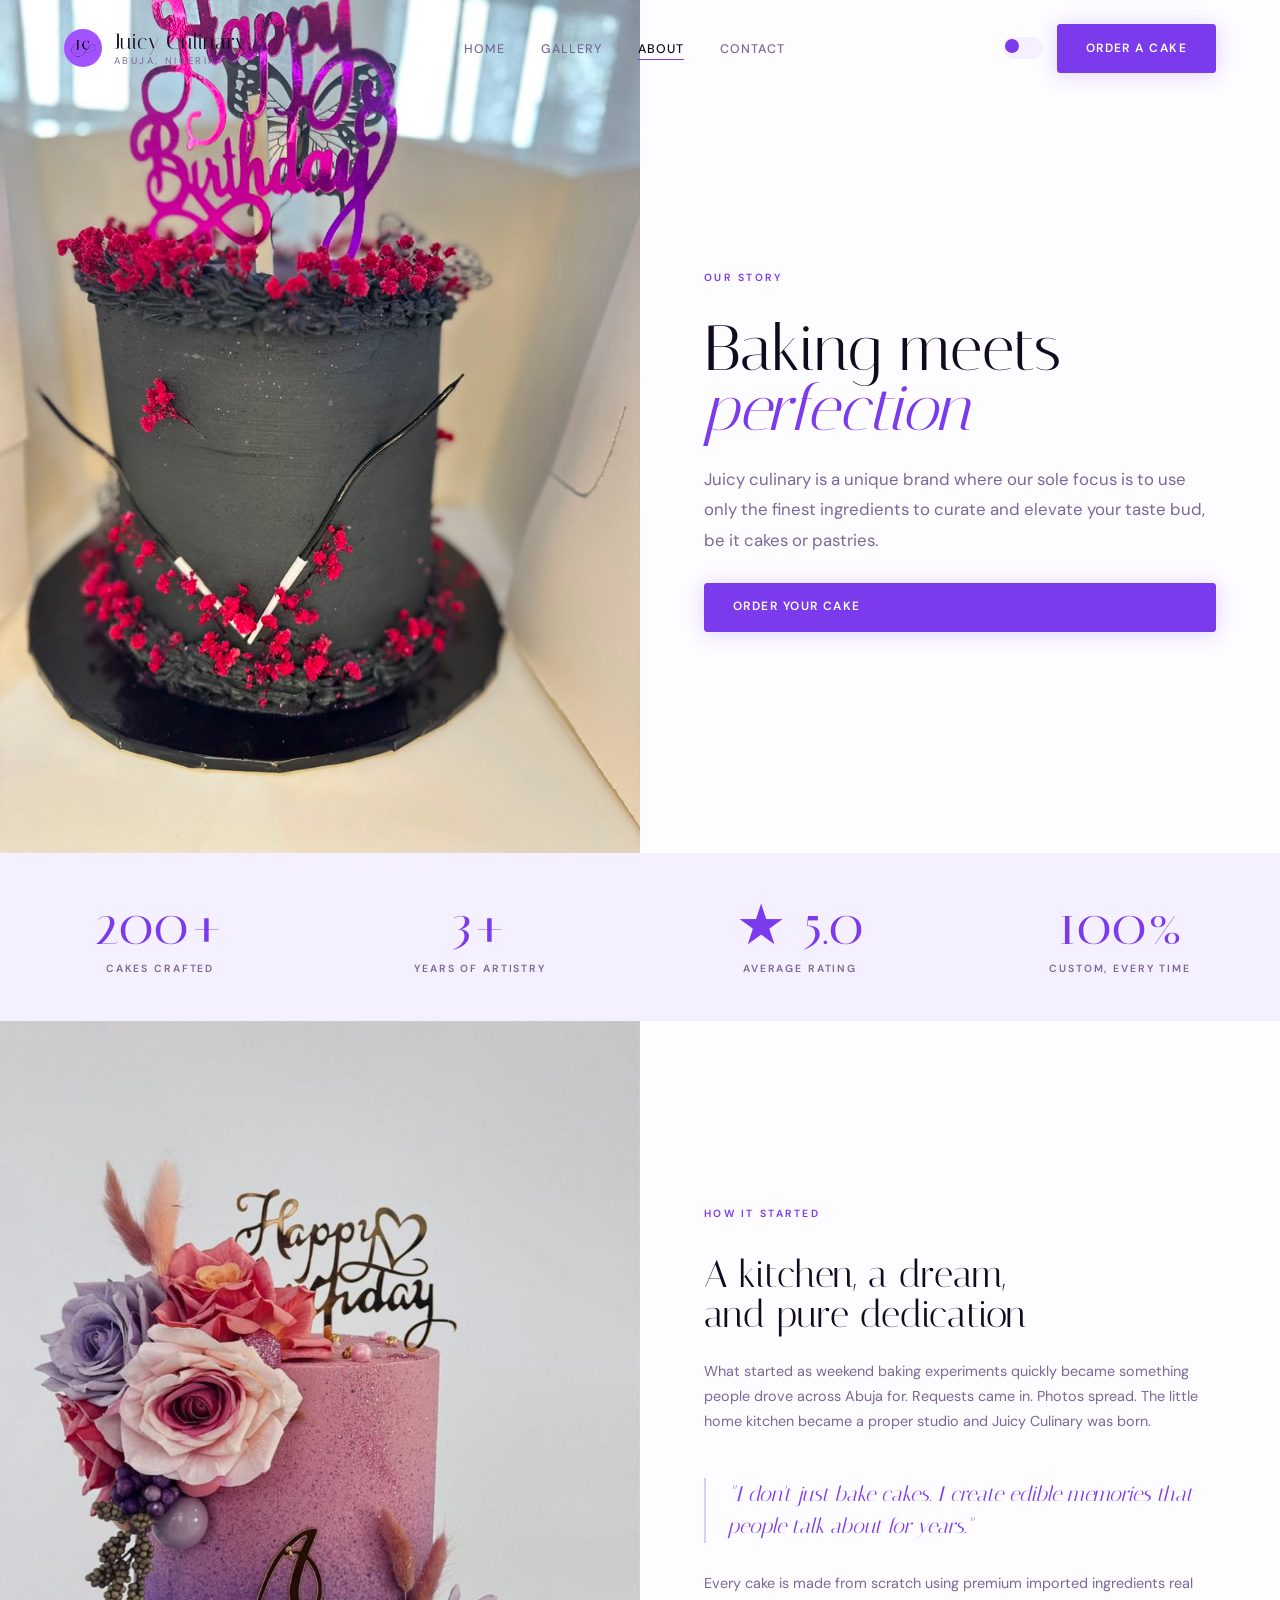
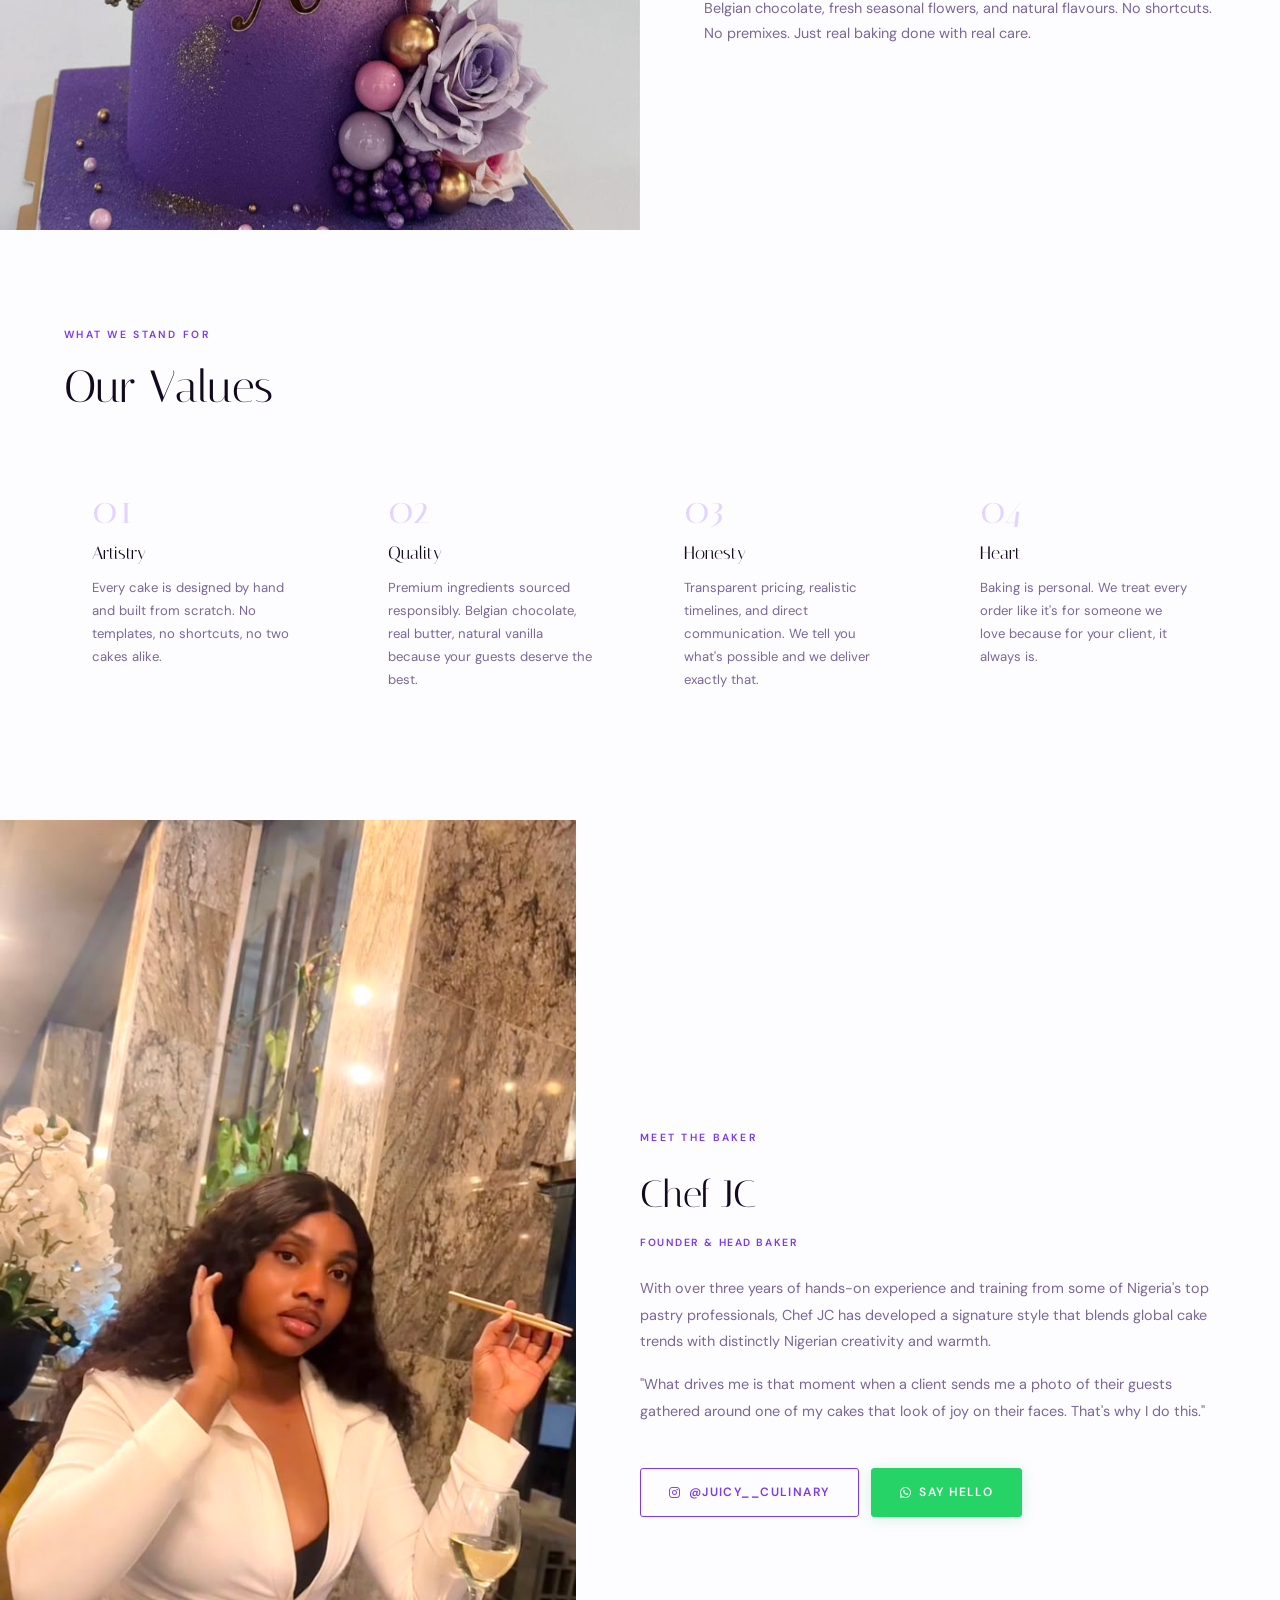
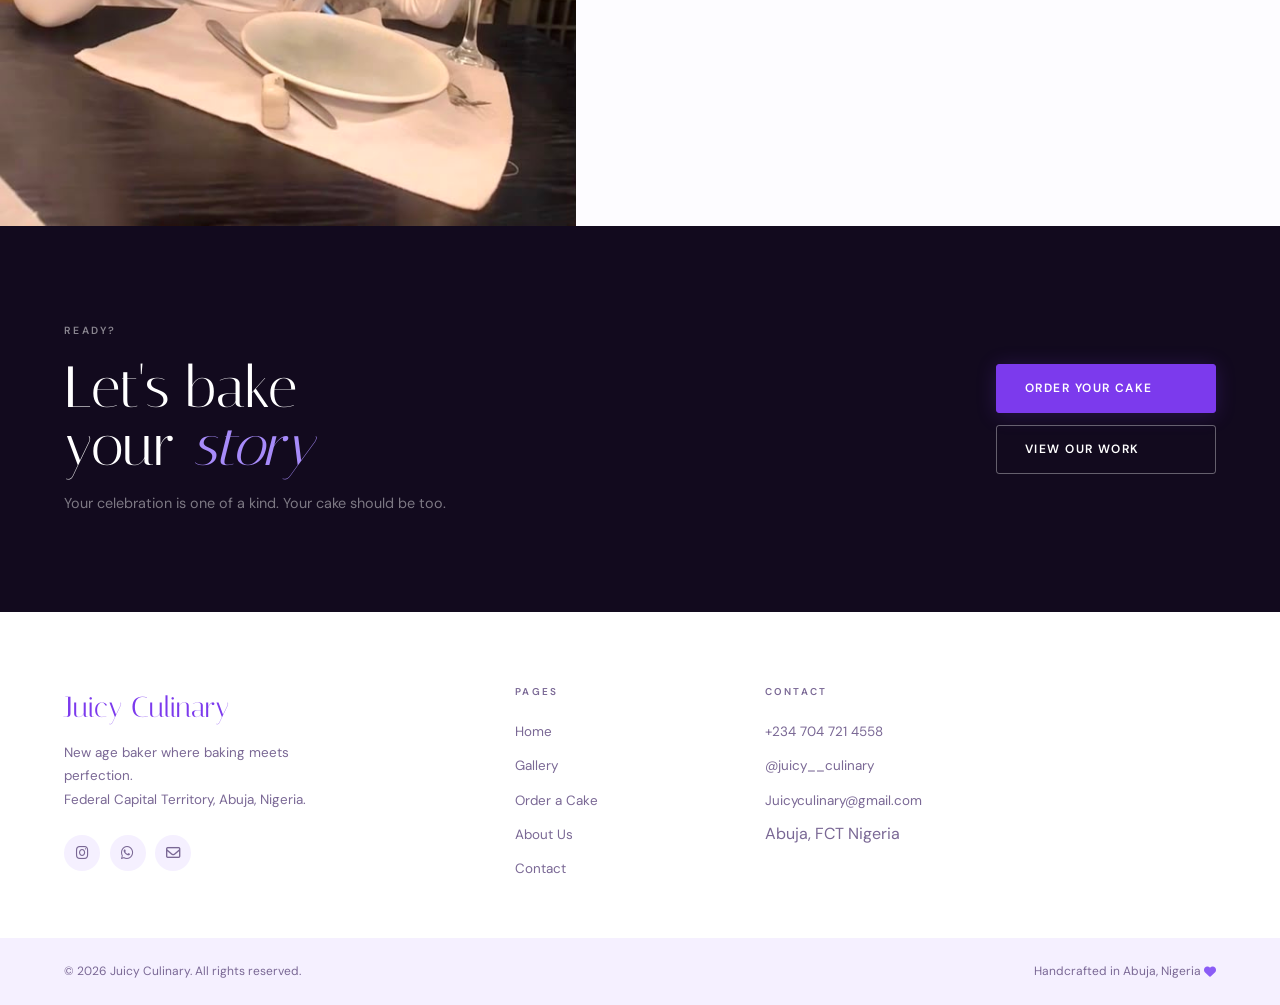
<file: about.html>
<!DOCTYPE html>
<html lang="en" data-theme="light">
<head>
  <meta charset="UTF-8">
  <meta name="viewport" content="width=device-width, initial-scale=1.0">
  <title>About — Juicy Culinary</title>
  <meta name="description" content="The story behind Juicy Culinary — Abuja's premium custom cake studio. Meet the baker and discover our mission.">
  <link rel="icon" type="image/png" sizes="32x32" href="images/favicon-32.png">
  <link rel="icon" type="image/png" sizes="16x16" href="images/favicon-16.png">
  <link rel="apple-touch-icon" sizes="180x180" href="images/apple-touch-icon.png">
  <link rel="preconnect" href="https://fonts.googleapis.com">
  <link rel="preconnect" href="https://fonts.gstatic.com" crossorigin>
  <link href="https://fonts.googleapis.com/css2?family=Italiana&family=DM+Sans:ital,opsz,wght@0,9..40,300;0,9..40,400;0,9..40,500;0,9..40,600;1,9..40,300&display=swap" rel="stylesheet">
  <link rel="stylesheet" href="https://cdnjs.cloudflare.com/ajax/libs/font-awesome/6.5.0/css/all.min.css" crossorigin="anonymous">
  <link rel="stylesheet" href="css/style.css">
</head>
<body>

<nav class="nav">
  <a href="index.html" class="nav-logo">
    <img src="images/logo-bg.jpg" alt="Juicy Culinary" class="nav-logo-img">
    <div class="nav-logo-text">Juicy Culinary<span>Abuja, Nigeria</span></div>
  </a>
  <ul class="nav-links">
    <li><a href="index.html" class="nav-link">Home</a></li>
    <li><a href="gallery.html" class="nav-link">Gallery</a></li>
    <li><a href="about.html" class="nav-link">About</a></li>
    <li><a href="contact.html" class="nav-link">Contact</a></li>
  </ul>
  <div class="nav-right">
    <button class="dark-toggle" aria-label="Toggle dark mode"></button>
    <a href="order.html" class="btn btn-primary">Order a Cake</a>
    <button class="hamburger" aria-label="Open menu" aria-expanded="false"><span></span><span></span><span></span></button>
  </div>
</nav>
<div class="mobile-overlay"></div>
<nav class="mobile-menu">
  <a href="index.html" class="mobile-menu-link">Home</a>
  <a href="gallery.html" class="mobile-menu-link">Gallery</a>
  <a href="order.html" class="mobile-menu-link">Order a Cake</a>
  <a href="about.html" class="mobile-menu-link">About</a>
  <a href="contact.html" class="mobile-menu-link">Contact</a>
  <div class="mobile-menu-cta">
    <a href="https://wa.me/2347047214558" target="_blank" class="btn btn-wa" style="width:100%;justify-content:center;">
      <i class="fa-brands fa-whatsapp"></i> WhatsApp Us
    </a>
  </div>
</nav>

<!-- HERO SPLIT -->
<section class="about-hero">
  <div class="about-hero-photo reveal-left">
    <img src="images/about-hero.jpg" alt="Juicy Culinary studio" loading="eager">
  </div>
  <div class="about-hero-text reveal fade-up">
    <div class="section-label"><span class="t-label">Our Story</span></div>
    <h1>Baking meets<br><em>perfection</em></h1>
    <p class="t-body-lg" style="margin-bottom:1.75rem">Juicy culinary is a unique brand where our sole focus is to use only the finest ingredients to curate and elevate your taste bud, be it cakes or pastries.</p>
    <a href="order.html" class="btn btn-primary">Order Your Cake</a>
  </div>
</section>

<!-- STATS BAND -->
<div class="stats-band">
  <div class="stat-cell reveal fade-up">
    <div class="stat-num">200+</div>
    <div class="stat-label">Cakes Crafted</div>
  </div>
  <div class="stat-cell reveal fade-up d1">
    <div class="stat-num">3+</div>
    <div class="stat-label">Years of Artistry</div>
  </div>
  <div class="stat-cell reveal fade-up d2">
    <div class="stat-num">★ 5.0</div>
    <div class="stat-label">Average Rating</div>
  </div>
  <div class="stat-cell reveal fade-up d3">
    <div class="stat-num">100%</div>
    <div class="stat-label">Custom, Every Time</div>
  </div>
</div>

<!-- STORY SECTION -->
<section class="about-story">
  <div class="about-story-photo reveal-left">
    <img src="images/about-story-photo.jpg" alt="Cake being decorated with fresh flowers and gold details" loading="lazy">
  </div>
  <div class="about-story-text reveal fade-up d1">
    <div class="section-label"><span class="t-label">How It Started</span></div>
    <h2>A kitchen, a dream,<br>and pure dedication</h2>
    <p class="t-body" style="margin-bottom:1rem">
      What started as weekend baking experiments quickly became something people drove across Abuja for. Requests came in. Photos spread. The little home kitchen became a proper studio  and Juicy Culinary was born.
    </p>
    <blockquote class="about-quote">
      "I don't just bake cakes. I create edible memories that people talk about for years."
    </blockquote>
    <p class="t-body">
      Every cake is made from scratch using premium imported ingredients  real Belgian chocolate, fresh seasonal flowers, and natural flavours. No shortcuts. No premixes. Just real baking done with real care.
    </p>
  </div>
</section>

<!-- VALUES -->
<section class="values-section">
  <div class="section-label reveal"><span class="t-label">What We Stand For</span></div>
  <h2 class="t-heading reveal d1" style="margin-top:0.5rem;margin-bottom:0">Our Values</h2>
  <div class="values-grid">
    <div class="value-item reveal fade-up">
      <div class="value-num">01</div>
      <div class="value-title">Artistry</div>
      <p class="value-desc">Every cake is designed by hand and built from scratch. No templates, no shortcuts, no two cakes alike.</p>
    </div>
    <div class="value-item reveal fade-up d1">
      <div class="value-num">02</div>
      <div class="value-title">Quality</div>
      <p class="value-desc">Premium ingredients sourced responsibly. Belgian chocolate, real butter, natural vanilla  because your guests deserve the best.</p>
    </div>
    <div class="value-item reveal fade-up d2">
      <div class="value-num">03</div>
      <div class="value-title">Honesty</div>
      <p class="value-desc">Transparent pricing, realistic timelines, and direct communication. We tell you what's possible and we deliver exactly that.</p>
    </div>
    <div class="value-item reveal fade-up d3">
      <div class="value-num">04</div>
      <div class="value-title">Heart</div>
      <p class="value-desc">Baking is personal. We treat every order like it's for someone we love  because for your client, it always is.</p>
    </div>
  </div>
</section>

<!-- MEET THE BAKER -->
<section class="baker-section">
  <div class="baker-photo reveal-left">
    <img src="images/JC.jpg" alt="Chef JC — Founder of Juicy Culinary" loading="lazy">
  </div>
  <div class="baker-text reveal fade-up">
    <div class="section-label"><span class="t-label">Meet the Baker</span></div>
    <h2>Chef JC</h2>
    <p class="t-label" style="color:var(--purple);margin-bottom:1.5rem;letter-spacing:0.15em">Founder & Head Baker</p>
    <p class="baker-bio">
      With over three years of hands-on experience and training from some of Nigeria's top pastry professionals, Chef JC has developed a signature style that blends global cake trends with distinctly Nigerian creativity and warmth.
    </p>
    <p class="baker-bio">
      "What drives me is that moment when a client sends me a photo of their guests gathered around one of my cakes  that look of joy on their faces. That's why I do this."
    </p>
    <div style="display:flex;gap:0.75rem;margin-top:1.75rem;flex-wrap:wrap">
      <a href="https://instagram.com/juicy__culinary" target="_blank" rel="noopener" class="btn btn-outline">
        <i class="fa-brands fa-instagram"></i> @juicy__culinary
      </a>
      <a href="https://wa.me/2347047214558" target="_blank" rel="noopener" class="btn btn-wa">
        <i class="fa-brands fa-whatsapp"></i> Say Hello
      </a>
    </div>
  </div>
</section>

<!-- CTA -->
<section class="cta-banner">
  <div class="reveal fade-up">
    <div class="section-label" style="--rule-color:rgba(255,255,255,0.2)">
      <span class="t-label" style="color:rgba(255,255,255,0.5)">Ready?</span>
    </div>
    <h2>Let's bake<br>your <em>story</em></h2>
    <p>Your celebration is one of a kind. Your cake should be too.</p>
  </div>
  <div class="cta-banner-actions reveal fade-up d1">
    <a href="order.html" class="btn btn-primary">Order Your Cake</a>
    <a href="gallery.html" class="btn btn-ghost-white">View Our Work</a>
  </div>
</section>

<footer class="footer">
  <div class="footer-main">
    <div class="footer-brand">
      <div class="footer-brand-name">Juicy Culinary</div>
      <p class="footer-brand-desc">New age baker where baking meets perfection.<br>Federal Capital Territory, Abuja, Nigeria.</p>
      <div class="footer-socials">
        <a href="https://instagram.com/juicy__culinary" target="_blank" rel="noopener" class="footer-social-link" aria-label="Instagram">
          <i class="fa-brands fa-instagram"></i>
        </a>
        <a href="https://wa.me/2347047214558" target="_blank" rel="noopener" class="footer-social-link" aria-label="WhatsApp">
          <i class="fa-brands fa-whatsapp"></i>
        </a>
        <a href="mailto:Juicyculinary@gmail.com" class="footer-social-link" aria-label="Email">
          <i class="fa-regular fa-envelope"></i>
        </a>
      </div>
    </div>
    <div>
      <div class="footer-col-title">Pages</div>
      <ul class="footer-col-links">
        <li><a href="index.html">Home</a></li>
        <li><a href="gallery.html">Gallery</a></li>
        <li><a href="order.html">Order a Cake</a></li>
        <li><a href="about.html">About Us</a></li>
        <li><a href="contact.html">Contact</a></li>
      </ul>
    </div>
    <div>
      <div class="footer-col-title">Contact</div>
      <ul class="footer-col-links">
        <li><a href="https://wa.me/2347047214558">+234 704 721 4558</a></li>
        <li><a href="https://instagram.com/juicy__culinary">@juicy__culinary</a></li>
        <li><a href="mailto:Juicyculinary@gmail.com">Juicyculinary@gmail.com</a></li>
        <li><span style="color:var(--ink-soft)">Abuja, FCT Nigeria</span></li>
      </ul>
    </div>
  </div>
  <div class="footer-bottom">
    <span>© 2026 Juicy Culinary. All rights reserved.</span>
    <span>Handcrafted in Abuja, Nigeria <i class="fa-solid fa-heart" style="color:#8B5CF6;font-size:0.75rem"></i></span>
  </div>
</footer>

<button class="back-top" aria-label="Back to top"><i class="fa-regular fa-chevron-up"></i></button>
<script src="js/script.js"></script>
</body>
</html>
</file>
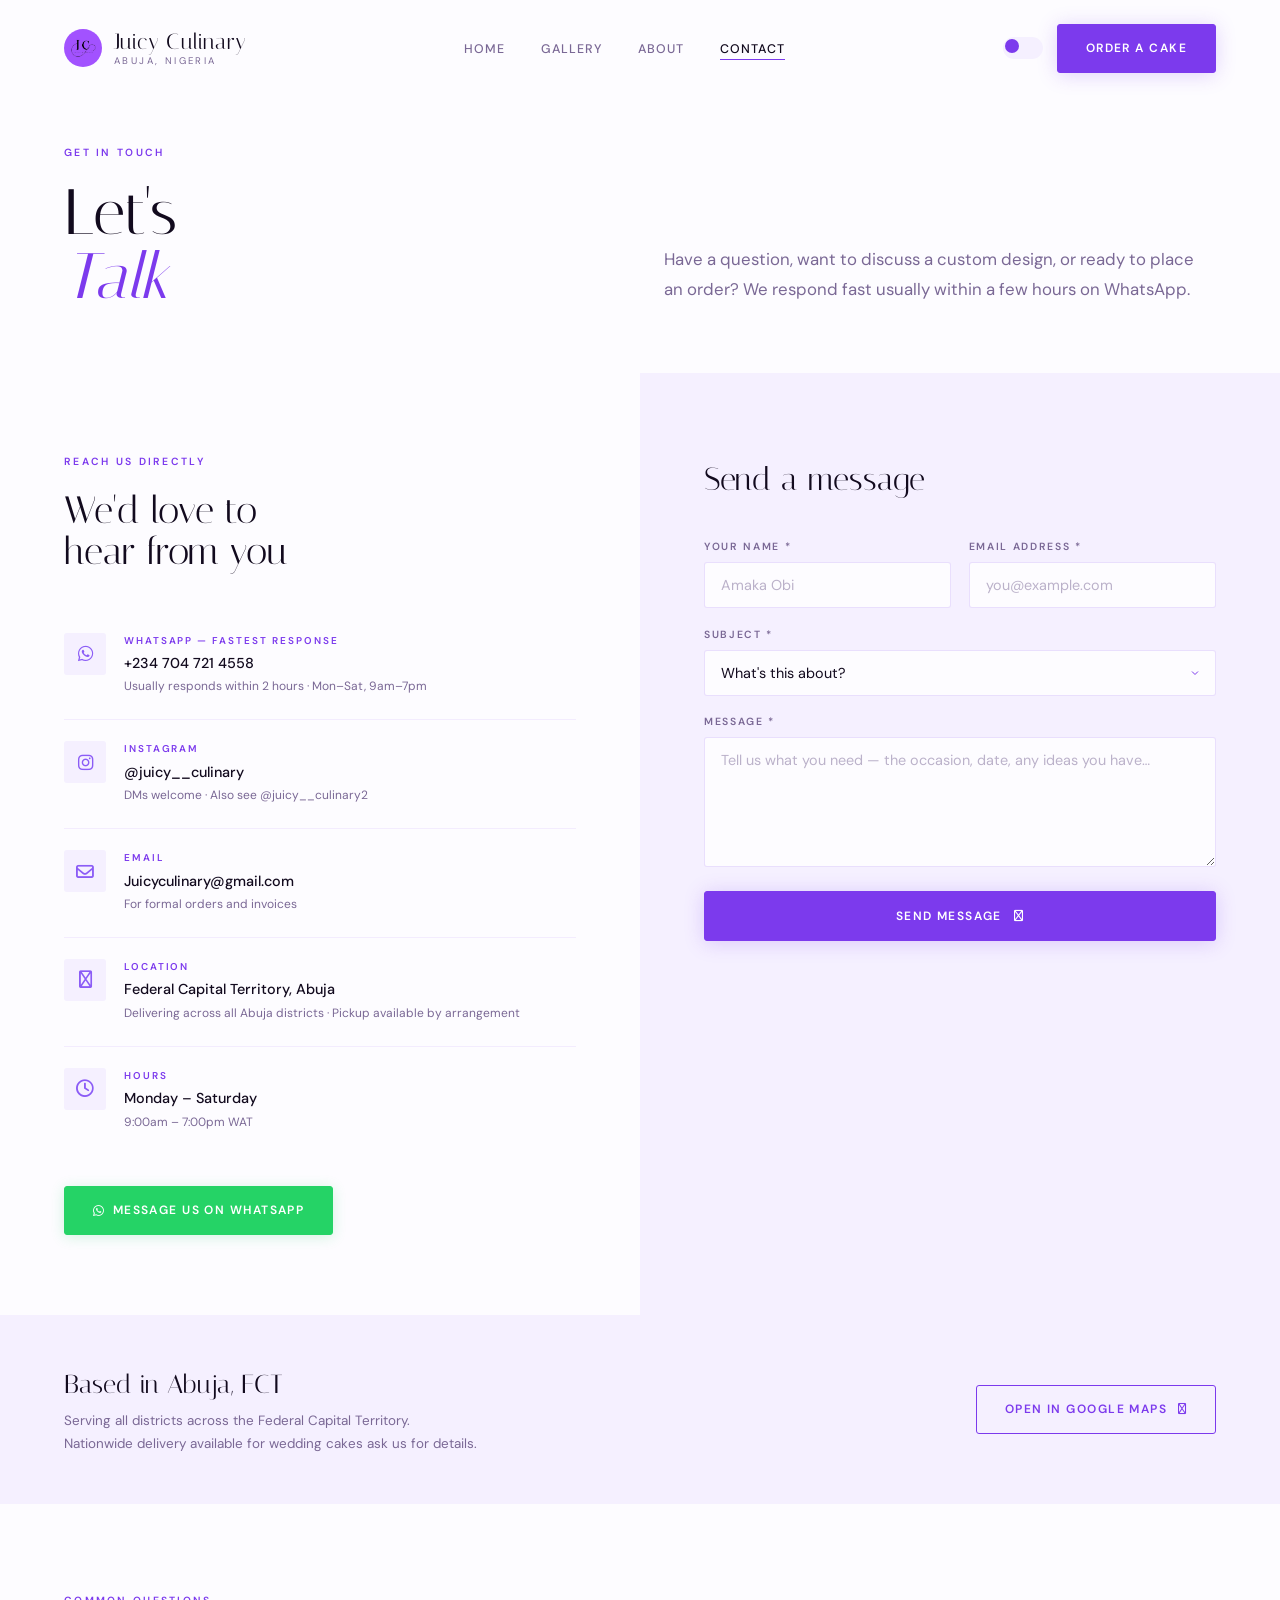
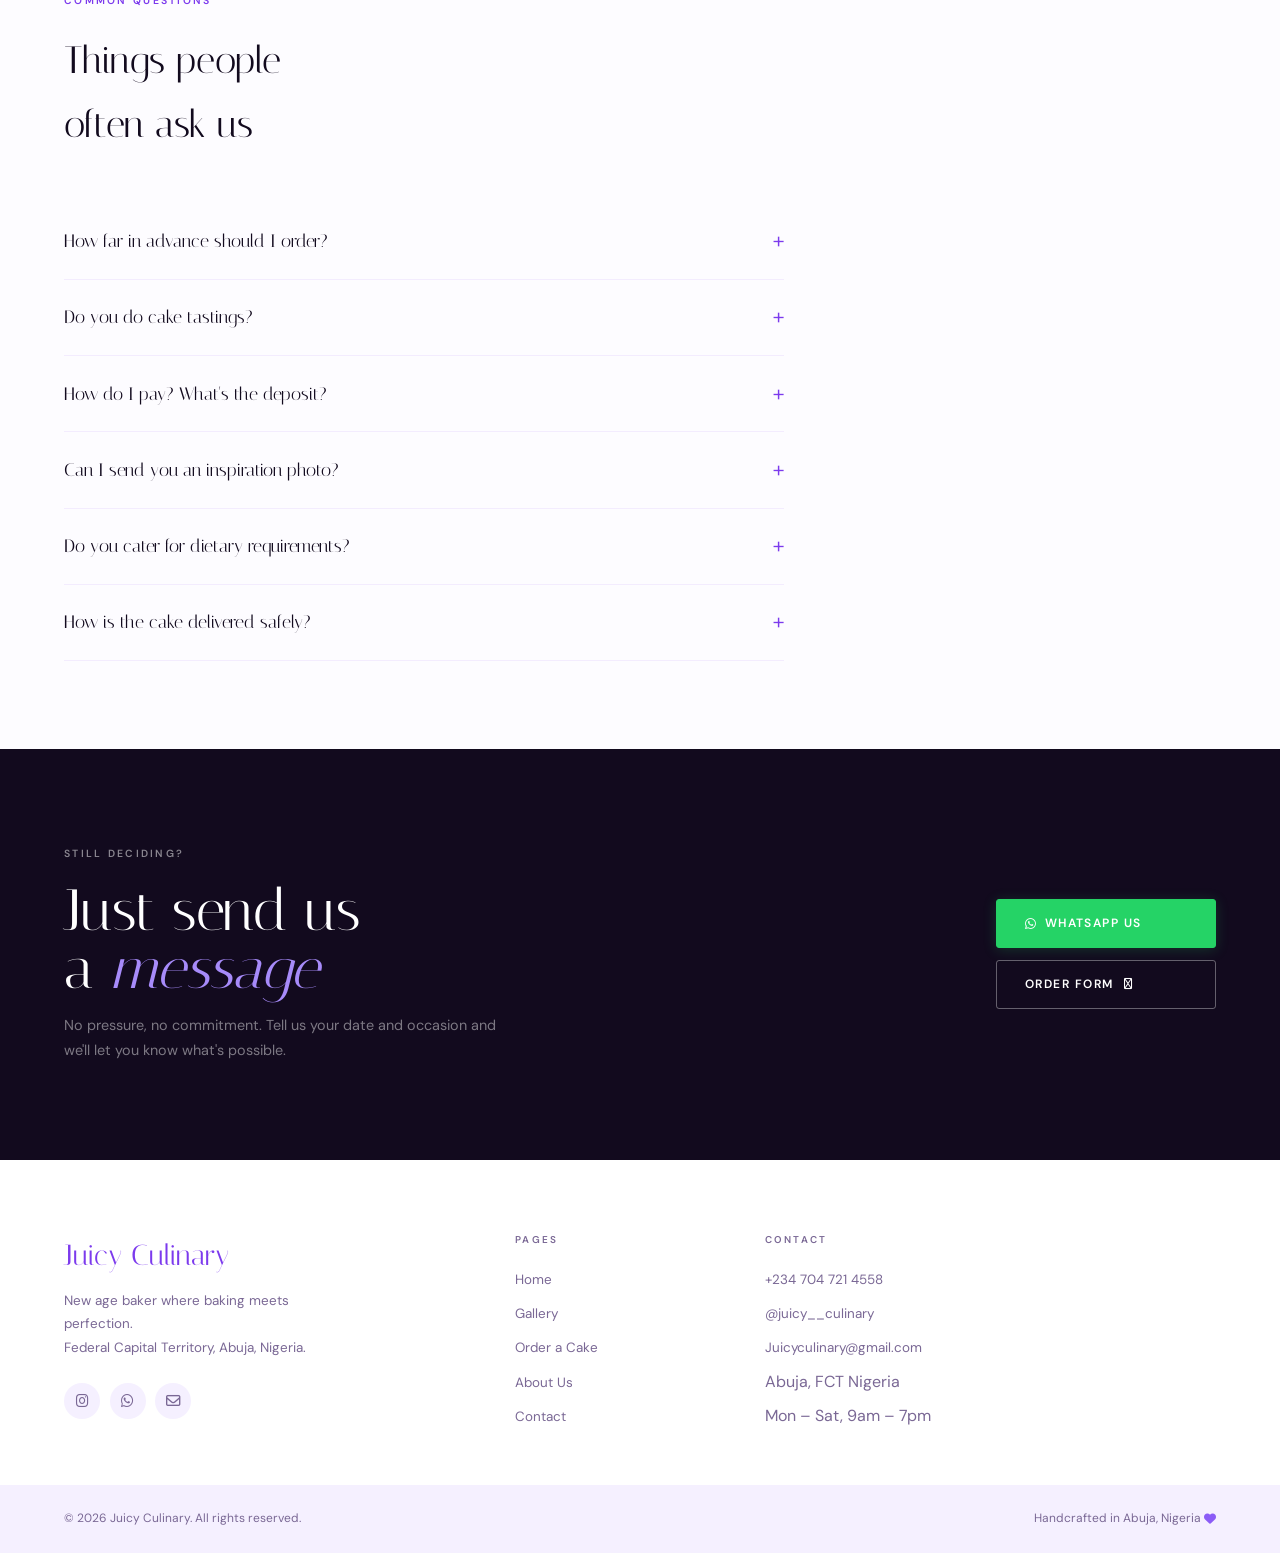
<file: contact.html>
<!DOCTYPE html>
<html lang="en" data-theme="light">
<head>
  <meta charset="UTF-8">
  <meta name="viewport" content="width=device-width, initial-scale=1.0">
  <title>Contact — Juicy Culinary</title>
  <meta name="description" content="Get in touch with Juicy Culinary. Order a cake, ask a question, or just say hello.">
  <link rel="icon" type="image/png" sizes="32x32" href="images/favicon-32.png">
<link rel="icon" type="image/png" sizes="16x16" href="images/favicon-16.png">
<link rel="apple-touch-icon" sizes="180x180" href="images/apple-touch-icon.png">
  <link rel="preconnect" href="https://fonts.googleapis.com">
  <link rel="preconnect" href="https://fonts.gstatic.com" crossorigin>
  <link href="https://fonts.googleapis.com/css2?family=Italiana&family=DM+Sans:ital,opsz,wght@0,9..40,300;0,9..40,400;0,9..40,500;0,9..40,600;1,9..40,300&display=swap" rel="stylesheet">
  <link rel="stylesheet" href="https://cdnjs.cloudflare.com/ajax/libs/font-awesome/6.5.0/css/all.min.css" crossorigin="anonymous">
  <link rel="stylesheet" href="css/style.css">
</head>
<body>

<nav class="nav">
  <a href="index.html" class="nav-logo">
    <img src="images/logo-bg.jpg" alt="Juicy Culinary" class="nav-logo-img">
    <div class="nav-logo-text">Juicy Culinary<span>Abuja, Nigeria</span></div>
  </a>
  <ul class="nav-links">
    <li><a href="index.html" class="nav-link">Home</a></li>
    <li><a href="gallery.html" class="nav-link">Gallery</a></li>
    <li><a href="about.html" class="nav-link">About</a></li>
    <li><a href="contact.html" class="nav-link">Contact</a></li>
  </ul>
  <div class="nav-right">
    <button class="dark-toggle" aria-label="Toggle dark mode"></button>
    <a href="order.html" class="btn btn-primary">Order a Cake</a>
    <button class="hamburger" aria-label="Open menu" aria-expanded="false"><span></span><span></span><span></span></button>
  </div>
</nav>
<div class="mobile-overlay"></div>
<nav class="mobile-menu">
  <a href="index.html" class="mobile-menu-link">Home</a>
  <a href="gallery.html" class="mobile-menu-link">Gallery</a>
  <a href="order.html" class="mobile-menu-link">Order a Cake</a>
  <a href="about.html" class="mobile-menu-link">About</a>
  <a href="contact.html" class="mobile-menu-link">Contact</a>
  <div class="mobile-menu-cta">
    <a href="https://wa.me/2347047214558" target="_blank" class="btn btn-wa" style="width:100%;justify-content:center;">
      <i class="fa-brands fa-whatsapp"></i> WhatsApp Us
    </a>
  </div>
</nav>

<!-- PAGE BANNER -->
<section class="page-banner">
  <div class="page-banner-left">
    <div class="section-label reveal"><span class="t-label">Get in Touch</span></div>
    <h1 class="t-display reveal d1">Let's<br><em style="font-style:italic;color:var(--purple)">Talk</em></h1>
  </div>
  <div class="page-banner-right reveal fade-up d2">
    <p class="t-body-lg">Have a question, want to discuss a custom design, or ready to place an order? We respond fast  usually within a few hours on WhatsApp.</p>
  </div>
</section>

<!-- CONTACT SPLIT -->
<section class="contact-split">

  <!-- LEFT: contact info -->
  <div class="contact-info">
    <div class="section-label reveal"><span class="t-label">Reach Us Directly</span></div>
    <h2 class="reveal fade-up d1">We'd love to<br>hear from you</h2>

    <div class="contact-channel reveal fade-up d2">
      <div class="contact-channel-icon">
        <i class="fa-brands fa-whatsapp" style="color:#8B5CF6;font-size:1.1rem"></i>
      </div>
      <div>
        <div class="contact-channel-label">WhatsApp — Fastest Response</div>
        <div class="contact-channel-value">
          <a href="https://wa.me/2347047214558?text=Hi! I have a question about ordering a cake." target="_blank" rel="noopener">+234 704 721 4558</a>
        </div>
        <div class="contact-channel-note">Usually responds within 2 hours · Mon–Sat, 9am–7pm</div>
      </div>
    </div>

    <div class="contact-channel reveal fade-up d2">
      <div class="contact-channel-icon">
        <i class="fa-brands fa-instagram" style="color:#8B5CF6;font-size:1.1rem"></i>
      </div>
      <div>
        <div class="contact-channel-label">Instagram</div>
        <div class="contact-channel-value">
          <a href="https://instagram.com/juicy__culinary" target="_blank" rel="noopener">@juicy__culinary</a>
        </div>
        <div class="contact-channel-note">DMs welcome · Also see @juicy__culinary2</div>
      </div>
    </div>

    <div class="contact-channel reveal fade-up d2">
      <div class="contact-channel-icon">
        <i class="fa-regular fa-envelope" style="color:#8B5CF6;font-size:1.1rem"></i>
      </div>
      <div>
        <div class="contact-channel-label">Email</div>
        <div class="contact-channel-value">
          <a href="mailto:Juicyculinary@gmail.com">Juicyculinary@gmail.com</a>
        </div>
        <div class="contact-channel-note">For formal orders and invoices</div>
      </div>
    </div>

    <div class="contact-channel reveal fade-up d2">
      <div class="contact-channel-icon">
        <i class="fa-regular fa-location-dot" style="color:#8B5CF6;font-size:1.1rem"></i>
      </div>
      <div>
        <div class="contact-channel-label">Location</div>
        <div class="contact-channel-value">Federal Capital Territory, Abuja</div>
        <div class="contact-channel-note">Delivering across all Abuja districts · Pickup available by arrangement</div>
      </div>
    </div>

    <div class="contact-channel reveal fade-up d2" style="border-bottom:none">
      <div class="contact-channel-icon">
        <i class="fa-regular fa-clock" style="color:#8B5CF6;font-size:1.1rem"></i>
      </div>
      <div>
        <div class="contact-channel-label">Hours</div>
        <div class="contact-channel-value">Monday – Saturday</div>
        <div class="contact-channel-note">9:00am – 7:00pm WAT</div>
      </div>
    </div>

    <a href="https://wa.me/2347047214558?text=Hi! I'd like to discuss a cake order." target="_blank" rel="noopener" class="btn btn-wa" style="margin-top:2rem;display:inline-flex;">
      <i class="fa-brands fa-whatsapp"></i> Message Us on WhatsApp
    </a>
  </div>

  <!-- RIGHT: contact form -->
  <div class="contact-form-side">
    <h2 class="reveal fade-up">Send a message</h2>
    <form data-validate novalidate>
      <div class="form-row">
        <div class="form-group">
          <label class="form-label" for="c-name">Your Name <span aria-hidden="true">*</span></label>
          <input class="form-control" type="text" id="c-name" name="name" placeholder="Amaka Obi" required autocomplete="name">
          <span class="form-error" role="alert"></span>
        </div>
        <div class="form-group">
          <label class="form-label" for="c-email">Email Address <span aria-hidden="true">*</span></label>
          <input class="form-control" type="email" id="c-email" name="email" placeholder="you@example.com" required autocomplete="email">
          <span class="form-error" role="alert"></span>
        </div>
      </div>
      <div class="form-row single" style="margin-bottom:1.1rem">
        <div class="form-group">
          <label class="form-label" for="c-subject">Subject <span aria-hidden="true">*</span></label>
          <select class="form-control" id="c-subject" name="subject" required>
            <option value="">What's this about?</option>
            <option value="order">I want to place an order</option>
            <option value="quote">I need a price quote</option>
            <option value="wedding">Wedding cake enquiry</option>
            <option value="tasting">I'd like a tasting session</option>
            <option value="other">Something else</option>
          </select>
          <span class="form-error" role="alert"></span>
        </div>
      </div>
      <div class="form-row single" style="margin-bottom:1.5rem">
        <div class="form-group">
          <label class="form-label" for="c-message">Message <span aria-hidden="true">*</span></label>
          <textarea class="form-control" id="c-message" name="message" placeholder="Tell us what you need — the occasion, date, any ideas you have…" required style="min-height:130px"></textarea>
          <span class="form-error" role="alert"></span>
        </div>
      </div>
      <button type="submit" class="btn btn-primary" style="width:100%;justify-content:center;padding:1rem">
        Send Message <i class="fa-regular fa-arrow-right" style="margin-left:0.3rem;font-size:0.75rem"></i>
      </button>
    </form>
  </div>

</section>

<!-- LOCATION STRIP -->
<div class="location-strip">
  <address class="location-info">
    <h3>Based in Abuja, FCT</h3>
    <p class="location-detail">
      Serving all districts across the Federal Capital Territory.<br>
      Nationwide delivery available for wedding cakes  ask us for details.
    </p>
  </address>
  <a href="https://maps.google.com/?q=Abuja,FCT,Nigeria" target="_blank" rel="noopener" class="btn btn-outline">
    Open in Google Maps <i class="fa-regular fa-arrow-right" style="font-size:0.7rem;margin-left:0.2rem"></i>
  </a>
</div>

<!-- FAQ -->
<section class="faq-section">
  <div class="section-label reveal"><span class="t-label">Common Questions</span></div>
  <h2 class="reveal fade-up d1">Things people<br>often ask us</h2>
  <div class="faq-list">
    <details class="faq-item reveal fade-up">
      <summary>How far in advance should I order?</summary>
      <p class="faq-answer">We recommend at least 5–7 days for standard cakes and a minimum of 3 weeks for wedding cakes. For very intricate designs or multi-tier orders, 4–6 weeks is ideal. If you're in a rush, message us on WhatsApp first and we'll tell you honestly what's possible.</p>
    </details>
    <details class="faq-item reveal fade-up">
      <summary>Do you do cake tastings?</summary>
      <p class="faq-answer">Yes, for wedding cakes we offer tasting sessions by appointment. A small fee applies which is credited toward your final order. Reach out via WhatsApp to schedule yours at least 2 weeks before you need to confirm your order.</p>
    </details>
    <details class="faq-item reveal fade-up">
      <summary>How do I pay? What's the deposit?</summary>
      <p class="faq-answer">We accept bank transfers to all major Nigerian banks. A 50% deposit is required to confirm and schedule your order. The remaining balance is due on or before delivery. We'll send you account details once your order is confirmed.</p>
    </details>
    <details class="faq-item reveal fade-up">
      <summary>Can I send you an inspiration photo?</summary>
      <p class="faq-answer">Absolutely  and we encourage it. Send photos via WhatsApp or attach them to your order form. We'll use it as a reference while making your design entirely unique. We never copy another baker's work exactly.</p>
    </details>
    <details class="faq-item reveal fade-up">
      <summary>Do you cater for dietary requirements?</summary>
      <p class="faq-answer">We can accommodate some dietary needs  just let us know in your order notes. Currently we offer eggless options for certain cake types. For severe allergies, please discuss with us directly before ordering so we can advise honestly.</p>
    </details>
    <details class="faq-item reveal fade-up">
      <summary>How is the cake delivered safely?</summary>
      <p class="faq-answer">All cakes are packed in sturdy boxes with non-slip bases and transported carefully in temperature-controlled conditions. For multi-tier wedding cakes, we deliver and set up at the venue personally. Delivery fees vary by location within Abuja FCT.</p>
    </details>
  </div>
</section>

<!-- CTA -->
<section class="cta-banner">
  <div class="reveal fade-up">
    <div class="section-label" style="--rule-color:rgba(255,255,255,0.2)">
      <span class="t-label" style="color:rgba(255,255,255,0.5)">Still Deciding?</span>
    </div>
    <h2>Just send us<br>a <em>message</em></h2>
    <p>No pressure, no commitment. Tell us your date and occasion and we'll let you know what's possible.</p>
  </div>
  <div class="cta-banner-actions reveal fade-up d1">
    <a href="https://wa.me/2347047214558?text=Hi! I'm thinking about ordering a cake and wanted to ask a few questions." target="_blank" rel="noopener" class="btn btn-wa">
      <i class="fa-brands fa-whatsapp"></i> WhatsApp Us
    </a>
    <a href="order.html" class="btn btn-ghost-white">Order Form <i class="fa-regular fa-arrow-right" style="font-size:0.7rem;margin-left:0.2rem"></i></a>
  </div>
</section>

<!-- Success Modal -->
<div class="modal-overlay" role="dialog" aria-modal="true" aria-label="Message sent">
  <div class="modal-card">
    <div class="modal-icon"><i class="fa-solid fa-paper-plane" style="color:#8B5CF6;font-size:2.5rem"></i></div>
    <h2 class="modal-title">Message Sent!</h2>
    <p class="modal-body">Thank you for reaching out. We'll get back to you within 24 hours. For faster response, WhatsApp us directly on +234 704 721 4558.</p>
    <button class="btn btn-primary modal-close-btn" style="width:100%;justify-content:center;">Got It <i class="fa-regular fa-check" style="margin-left:0.3rem"></i></button>
  </div>
</div>

<footer class="footer">
  <div class="footer-main">
    <div class="footer-brand">
      <div class="footer-brand-name">Juicy Culinary</div>
      <p class="footer-brand-desc">New age baker where baking meets perfection.<br>Federal Capital Territory, Abuja, Nigeria.</p>
      <div class="footer-socials">
        <a href="https://instagram.com/juicy__culinary" target="_blank" rel="noopener" class="footer-social-link" aria-label="Instagram">
          <i class="fa-brands fa-instagram"></i>
        </a>
        <a href="https://wa.me/2347047214558" target="_blank" rel="noopener" class="footer-social-link" aria-label="WhatsApp">
          <i class="fa-brands fa-whatsapp"></i>
        </a>
        <a href="mailto:Juicyculinary@gmail.com" class="footer-social-link" aria-label="Email">
          <i class="fa-regular fa-envelope"></i>
        </a>
      </div>
    </div>
    <div>
      <div class="footer-col-title">Pages</div>
      <ul class="footer-col-links">
        <li><a href="index.html">Home</a></li>
        <li><a href="gallery.html">Gallery</a></li>
        <li><a href="order.html">Order a Cake</a></li>
        <li><a href="about.html">About Us</a></li>
        <li><a href="contact.html">Contact</a></li>
      </ul>
    </div>
    <div>
      <div class="footer-col-title">Contact</div>
      <ul class="footer-col-links">
        <li><a href="https://wa.me/2347047214558">+234 704 721 4558</a></li>
        <li><a href="https://instagram.com/juicy__culinary">@juicy__culinary</a></li>
        <li><a href="mailto:Juicyculinary@gmail.com">Juicyculinary@gmail.com</a></li>
        <li><span style="color:var(--ink-soft)">Abuja, FCT Nigeria</span></li>
        <li><span style="color:var(--ink-soft)">Mon – Sat, 9am – 7pm</span></li>
      </ul>
    </div>
  </div>
  <div class="footer-bottom">
    <span>© 2026 Juicy Culinary. All rights reserved.</span>
    <span>Handcrafted in Abuja, Nigeria <i class="fa-solid fa-heart" style="color:#8B5CF6;font-size:0.75rem"></i></span>
  </div>
</footer>

<button class="back-top" aria-label="Back to top"><i class="fa-regular fa-chevron-up"></i></button>
<script src="js/script.js"></script>
</body>
</html>
</file>
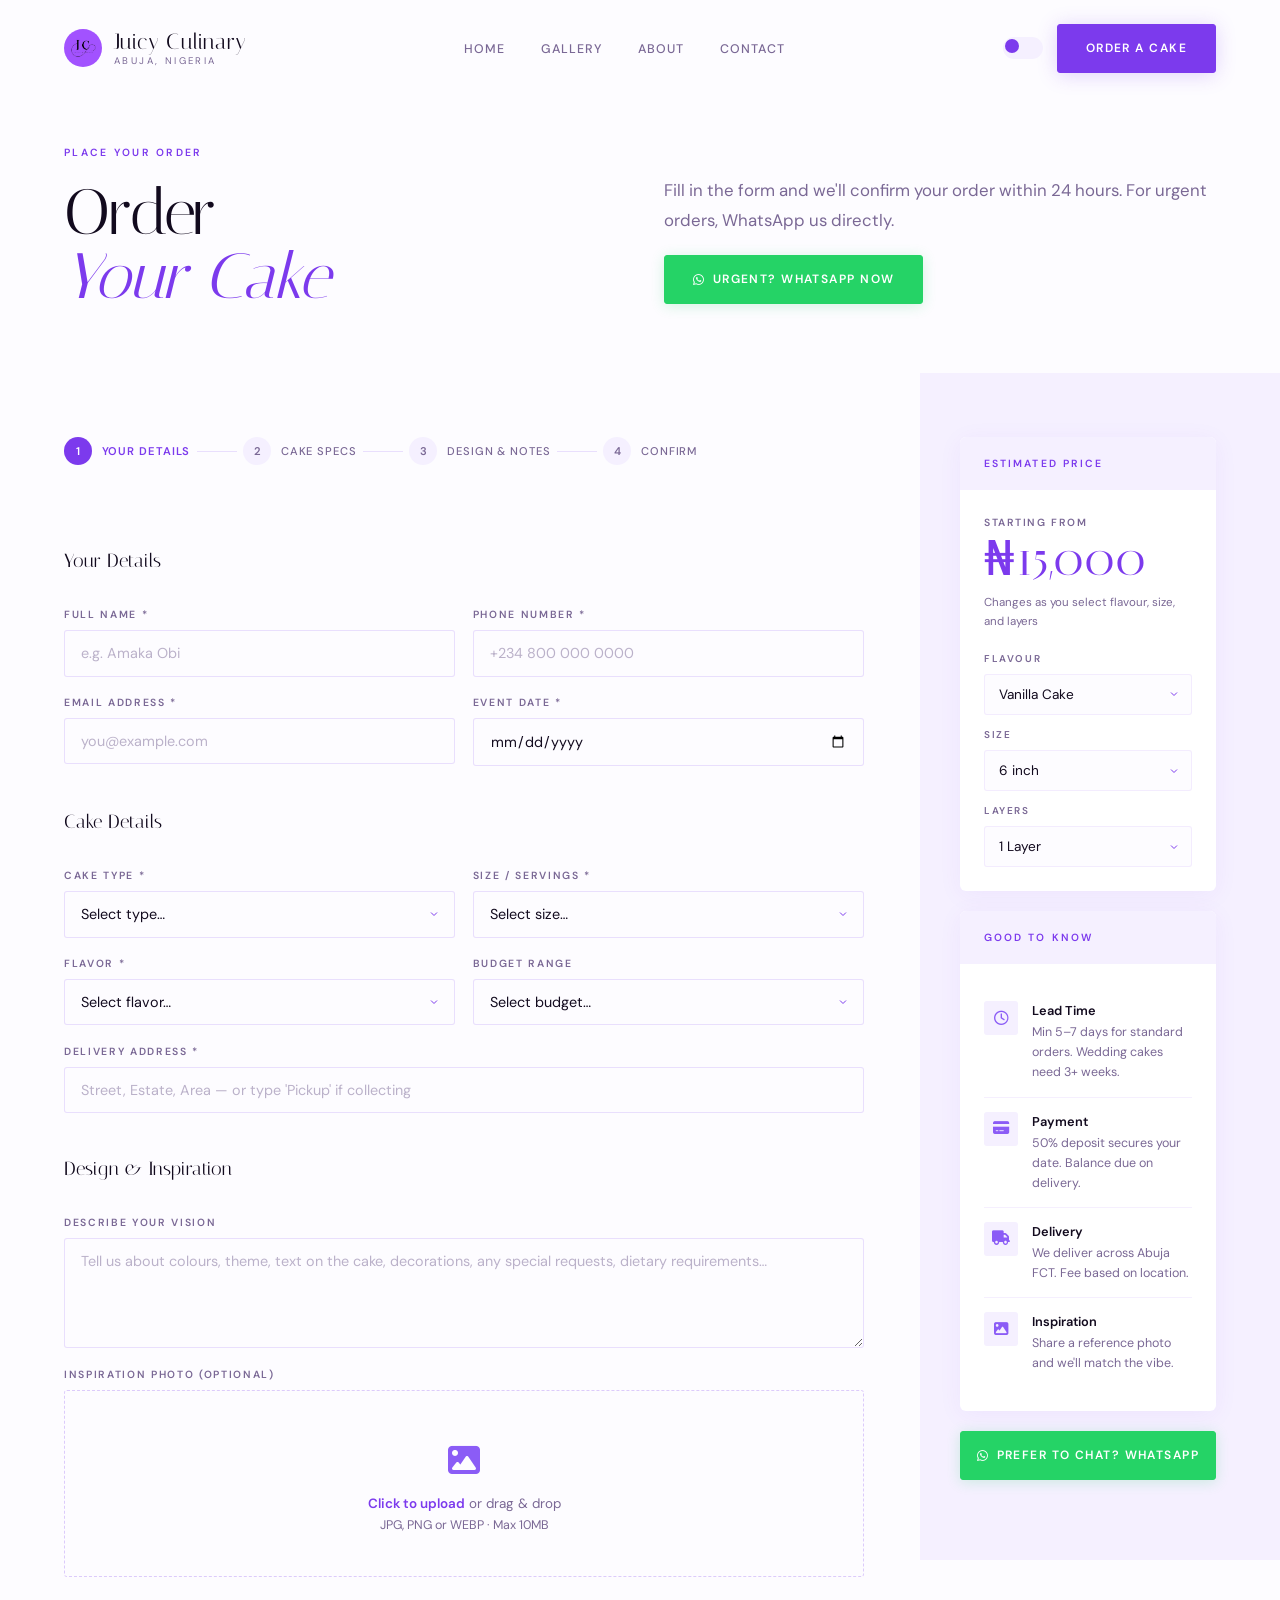
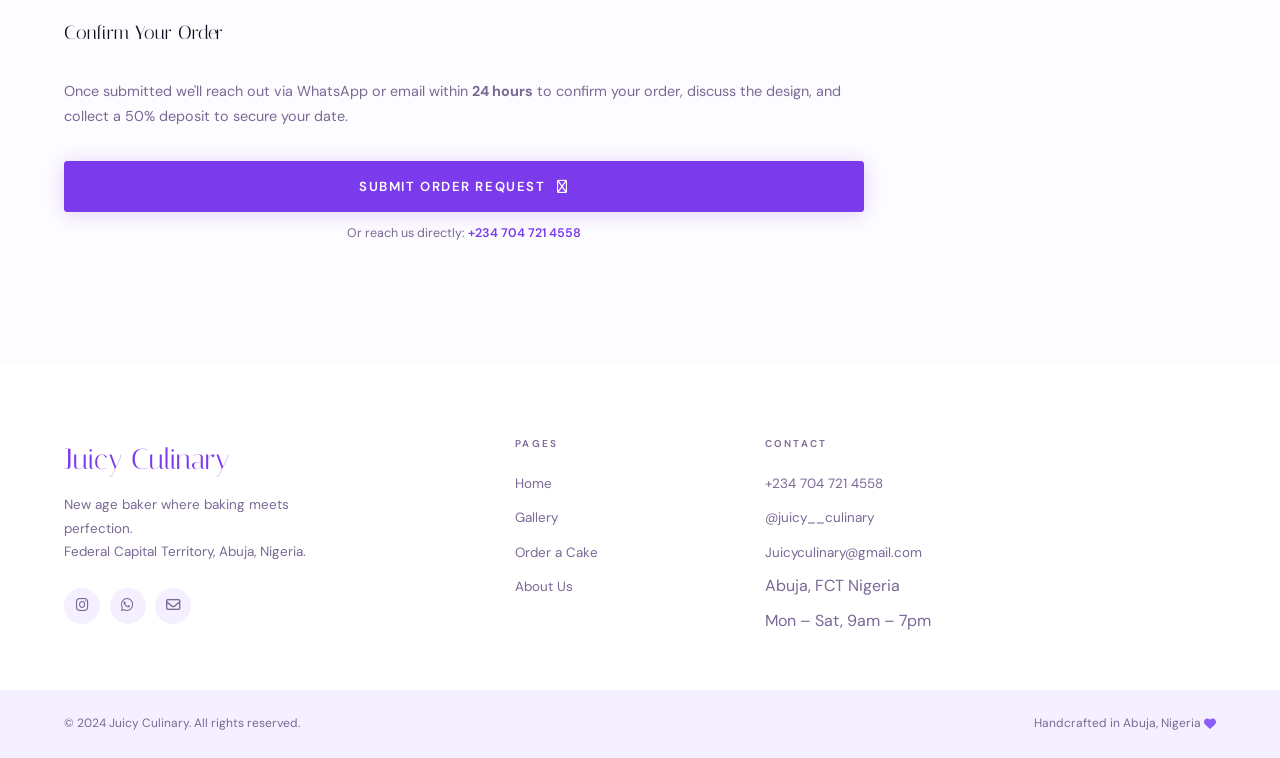
<file: order.html>
<!DOCTYPE html>
<html lang="en" data-theme="light">
<head>
  <meta charset="UTF-8">
  <meta name="viewport" content="width=device-width, initial-scale=1.0">
  <title>Order a Cake — Juicy Culinary</title>
  <meta name="description" content="Order a custom cake from Juicy Culinary. Fill in your details and we'll be in touch within 24 hours.">
  <link rel="icon" type="image/png" sizes="32x32" href="images/favicon-32.png">
  <link rel="icon" type="image/png" sizes="16x16" href="images/favicon-16.png">
  <link rel="apple-touch-icon" sizes="180x180" href="images/apple-touch-icon.png">
  <link rel="preconnect" href="https://fonts.googleapis.com">
  <link rel="preconnect" href="https://fonts.gstatic.com" crossorigin>
  <link href="https://fonts.googleapis.com/css2?family=Italiana&family=DM+Sans:ital,opsz,wght@0,9..40,300;0,9..40,400;0,9..40,500;0,9..40,600;1,9..40,300&display=swap" rel="stylesheet">
  <link rel="stylesheet" href="https://cdnjs.cloudflare.com/ajax/libs/font-awesome/6.5.0/css/all.min.css" crossorigin="anonymous">
  <link rel="stylesheet" href="css/style.css">
</head>
<body>

<nav class="nav">
  <a href="index.html" class="nav-logo">
    <img src="images/logo-bg.jpg" alt="Juicy Culinary" class="nav-logo-img">
    <div class="nav-logo-text">Juicy Culinary<span>Abuja, Nigeria</span></div>
  </a>
  <ul class="nav-links">
    <li><a href="index.html" class="nav-link">Home</a></li>
    <li><a href="gallery.html" class="nav-link">Gallery</a></li>
    <li><a href="about.html" class="nav-link">About</a></li>
    <li><a href="contact.html" class="nav-link">Contact</a></li>
  </ul>
  <div class="nav-right">
    <button class="dark-toggle" aria-label="Toggle dark mode"></button>
    <a href="order.html" class="btn btn-primary">Order a Cake</a>
    <button class="hamburger" aria-label="Open menu" aria-expanded="false"><span></span><span></span><span></span></button>
  </div>
</nav>
<div class="mobile-overlay"></div>
<nav class="mobile-menu">
  <a href="index.html" class="mobile-menu-link">Home</a>
  <a href="gallery.html" class="mobile-menu-link">Gallery</a>
  <a href="order.html" class="mobile-menu-link">Order a Cake</a>
  <a href="about.html" class="mobile-menu-link">About</a>
  <a href="contact.html" class="mobile-menu-link">Contact</a>
  <div class="mobile-menu-cta">
    <a href="https://wa.me/2347047214558" target="_blank" class="btn btn-wa" style="width:100%;justify-content:center;">
      <i class="fa-brands fa-whatsapp"></i> WhatsApp Us
    </a>
  </div>
</nav>

<!-- PAGE BANNER -->
<section class="page-banner">
  <div class="page-banner-left">
    <div class="section-label reveal"><span class="t-label">Place Your Order</span></div>
    <h1 class="t-display reveal d1">Order<br><em style="font-style:italic;color:var(--purple)">Your Cake</em></h1>
  </div>
  <div class="page-banner-right reveal fade-up d2">
    <p class="t-body-lg">Fill in the form and we'll confirm your order within 24 hours. For urgent orders, WhatsApp us directly.</p>
    <a href="https://wa.me/2347047214558?text=Hi! I need to place an urgent cake order" target="_blank" class="btn btn-wa" style="margin-top:1.25rem;display:inline-flex;">
      <i class="fa-brands fa-whatsapp"></i> Urgent? WhatsApp Now
    </a>
  </div>
</section>

<!-- ORDER LAYOUT -->
<div class="order-layout">
  <div class="order-main">
    <!-- Progress steps -->
    <div class="order-steps" role="list" aria-label="Order progress">
      <div class="order-step active" role="listitem" data-step="1">
        <div class="order-step-num">1</div>
        <div class="order-step-label">Your Details</div>
      </div>
      <div class="order-step-divider"></div>
      <div class="order-step" role="listitem" data-step="2">
        <div class="order-step-num">2</div>
        <div class="order-step-label">Cake Specs</div>
      </div>
      <div class="order-step-divider"></div>
      <div class="order-step" role="listitem" data-step="3">
        <div class="order-step-num">3</div>
        <div class="order-step-label">Design & Notes</div>
      </div>
      <div class="order-step-divider"></div>
      <div class="order-step" role="listitem" data-step="4">
        <div class="order-step-num">4</div>
        <div class="order-step-label">Confirm</div>
      </div>
    </div>

    <form data-validate id="order-form" novalidate>
      <!-- SECTION 1: Contact -->
      <div class="form-section" data-step="1">
        <div class="form-section-title">Your Details</div>
        <div class="form-row">
          <div class="form-group">
            <label class="form-label" for="o-name">Full Name <span aria-hidden="true">*</span></label>
            <input class="form-control" type="text" id="o-name" name="name" placeholder="e.g. Amaka Obi" required autocomplete="name">
            <span class="form-error" role="alert"></span>
          </div>
          <div class="form-group">
            <label class="form-label" for="o-phone">Phone Number <span aria-hidden="true">*</span></label>
            <input class="form-control" type="tel" id="o-phone" name="phone" placeholder="+234 800 000 0000" required autocomplete="tel">
            <span class="form-error" role="alert"></span>
          </div>
        </div>
        <div class="form-row">
          <div class="form-group">
            <label class="form-label" for="o-email">Email Address <span aria-hidden="true">*</span></label>
            <input class="form-control" type="email" id="o-email" name="email" placeholder="you@example.com" required autocomplete="email">
            <span class="form-error" role="alert"></span>
          </div>
          <div class="form-group">
            <label class="form-label" for="o-date">Event Date <span aria-hidden="true">*</span></label>
            <input class="form-control" type="date" id="o-date" name="event_date" required>
            <span class="form-error" role="alert"></span>
          </div>
        </div>
      </div>

      <!-- SECTION 2: Cake specs -->
      <div class="form-section" data-step="2">
        <div class="form-section-title">Cake Details</div>
        <div class="form-row">
          <div class="form-group">
            <label class="form-label" for="o-type">Cake Type <span aria-hidden="true">*</span></label>
            <select class="form-control" id="o-type" name="cake_type" required>
              <option value="">Select type…</option>
              <option value="birthday">Birthday Cake</option>
              <option value="wedding">Wedding Cake</option>
              <option value="celebration">Celebration Cake</option>
              <option value="anniversary">Anniversary Cake</option>
              <option value="babyshower">Baby Shower Cake</option>
              <option value="corporate">Corporate Cake</option>
              <option value="cupcakes">Cupcakes</option>
              <option value="dessertbox">Dessert Box</option>
              <option value="custom">Custom / Other</option>
            </select>
            <span class="form-error" role="alert"></span>
          </div>
          <div class="form-group">
            <label class="form-label" for="o-size">Size / Servings <span aria-hidden="true">*</span></label>
            <select class="form-control" id="o-size" name="size" required>
              <option value="">Select size…</option>
              <option value="small">Small — 10 to 15 people</option>
              <option value="medium">Medium — 20 to 30 people</option>
              <option value="large">Large — 40 to 60 people</option>
              <option value="xl">XL — 80 to 100+ people</option>
            </select>
            <span class="form-error" role="alert"></span>
          </div>
        </div>
        <div class="form-row">
          <div class="form-group">
            <label class="form-label" for="o-flavor">Flavor <span aria-hidden="true">*</span></label>
            <select class="form-control" id="o-flavor" name="flavor" required>
              <option value="">Select flavor…</option>
              <option value="vanilla">Classic Vanilla</option>
              <option value="chocolate">Rich Chocolate</option>
              <option value="redvelvet">Red Velvet</option>
              <option value="lemon">Lemon Zest</option>
              <option value="strawberry">Strawberry</option>
              <option value="caramel">Salted Caramel</option>
              <option value="marble">Marble (Choc + Vanilla)</option>
              <option value="other">Other — describe in notes</option>
            </select>
            <span class="form-error" role="alert"></span>
          </div>
          <div class="form-group">
            <label class="form-label" for="o-budget">Budget Range</label>
            <select class="form-control" id="o-budget" name="budget">
              <option value="">Select budget…</option>
              <option value="under30">Under ₦30,000</option>
              <option value="30-70">₦30,000 – ₦70,000</option>
              <option value="70-150">₦70,000 – ₦150,000</option>
              <option value="150plus">₦150,000 and above</option>
            </select>
          </div>
        </div>
        <div class="form-row single">
          <div class="form-group">
            <label class="form-label" for="o-address">Delivery Address <span aria-hidden="true">*</span></label>
            <input class="form-control" type="text" id="o-address" name="address" placeholder="Street, Estate, Area — or type 'Pickup' if collecting" required autocomplete="street-address">
            <span class="form-error" role="alert"></span>
          </div>
        </div>
      </div>

      <!-- SECTION 3: Design -->
      <div class="form-section" data-step="3">
        <div class="form-section-title">Design & Inspiration</div>
        <div class="form-row single">
          <div class="form-group">
            <label class="form-label" for="o-notes">Describe Your Vision</label>
            <textarea class="form-control" id="o-notes" name="notes" placeholder="Tell us about colours, theme, text on the cake, decorations, any special requests, dietary requirements…"></textarea>
          </div>
        </div>
        <div class="form-row single">
          <div class="form-group">
            <label class="form-label">Inspiration Photo (optional)</label>
            <div class="file-drop" role="button" tabindex="0" aria-label="Upload inspiration image">
              <input type="file" accept="image/*" name="inspiration" aria-label="Upload inspiration image">
              <span class="file-drop-icon"><i class="fa-solid fa-image" style="color:#8B5CF6;font-size:2rem"></i></span>
              <p class="file-drop-text">
                <strong>Click to upload</strong> or drag & drop<br>
                <span class="t-small">JPG, PNG or WEBP · Max 10MB</span>
              </p>
              <div class="file-name-display" style="display:none"></div>
            </div>
          </div>
        </div>
      </div>

      <!-- SECTION 4: Submit -->
      <div class="form-section" data-step="4">
        <div class="form-section-title">Confirm Your Order</div>
        <p class="t-body" style="margin-bottom:1.5rem">
          Once submitted we'll reach out via WhatsApp or email within <strong>24 hours</strong> to confirm your order, discuss the design, and collect a 50% deposit to secure your date.
        </p>
        <div class="form-submit">
          <button type="submit" class="btn btn-primary" style="width:100%;justify-content:center;padding:1rem 2rem;font-size:0.82rem;">
            Submit Order Request <i class="fa-regular fa-arrow-right" style="margin-left:0.3rem"></i>
          </button>
          <p class="t-small" style="margin-top:0.75rem;text-align:center">
            Or reach us directly: <a href="https://wa.me/2347047214558" target="_blank" style="color:var(--purple);font-weight:600;">+234 704 721 4558</a>
          </p>
        </div>
      </div>
    </form>
  </div>

  <!-- SIDEBAR -->
  <div class="order-sidebar">
    <div class="sidebar-block" data-estimator>
      <div class="sidebar-block-head">Estimated Price</div>
      <div class="sidebar-block-body">
        <div class="sidebar-price-from">Starting from</div>
        <div class="sidebar-price-big" data-est-price>₦15,000</div>
        <p class="sidebar-note">Changes as you select flavour, size, and layers</p>
        <div style="margin-top:1.25rem;display:flex;flex-direction:column;gap:0.75rem">
          <div style="display:flex;flex-direction:column;gap:0.4rem">
            <label style="font-size:0.62rem;font-weight:600;letter-spacing:0.16em;text-transform:uppercase;color:var(--ink-soft)">Flavour</label>
            <select data-est-flavour style="padding:0.7rem 0.9rem;border:1.5px solid var(--border);border-radius:3px;background:var(--cream);color:var(--ink);font-size:0.85rem;appearance:none;background-image:url('data:image/svg+xml,%3Csvg xmlns=%22http://www.w3.org/2000/svg%22 width=%2212%22 height=%2212%22 viewBox=%220 0 24 24%22 fill=%22none%22 stroke=%22%237C3AED%22 stroke-width=%222%22%3E%3Cpolyline points=%226 9 12 15 18 9%22/%3E%3C/svg%3E');background-repeat:no-repeat;background-position:right 0.7rem center;cursor:pointer;width:100%">
              <option value="vanilla">Vanilla Cake</option>
              <option value="redvelvet">Red Velvet Cake</option>
              <option value="chocolate">Chocolate Cake</option>
            </select>
          </div>
          <div style="display:flex;flex-direction:column;gap:0.4rem">
            <label style="font-size:0.62rem;font-weight:600;letter-spacing:0.16em;text-transform:uppercase;color:var(--ink-soft)">Size</label>
            <select data-est-size style="padding:0.7rem 0.9rem;border:1.5px solid var(--border);border-radius:3px;background:var(--cream);color:var(--ink);font-size:0.85rem;appearance:none;background-image:url('data:image/svg+xml,%3Csvg xmlns=%22http://www.w3.org/2000/svg%22 width=%2212%22 height=%2212%22 viewBox=%220 0 24 24%22 fill=%22none%22 stroke=%22%237C3AED%22 stroke-width=%222%22%3E%3Cpolyline points=%226 9 12 15 18 9%22/%3E%3C/svg%3E');background-repeat:no-repeat;background-position:right 0.7rem center;cursor:pointer;width:100%">
              <option value="6">6 inch</option>
              <option value="8">8 inch</option>
              <option value="10">10 inch</option>
            </select>
          </div>
          <div style="display:flex;flex-direction:column;gap:0.4rem">
            <label style="font-size:0.62rem;font-weight:600;letter-spacing:0.16em;text-transform:uppercase;color:var(--ink-soft)">Layers</label>
            <select data-est-layers style="padding:0.7rem 0.9rem;border:1.5px solid var(--border);border-radius:3px;background:var(--cream);color:var(--ink);font-size:0.85rem;appearance:none;background-image:url('data:image/svg+xml,%3Csvg xmlns=%22http://www.w3.org/2000/svg%22 width=%2212%22 height=%2212%22 viewBox=%220 0 24 24%22 fill=%22none%22 stroke=%22%237C3AED%22 stroke-width=%222%22%3E%3Cpolyline points=%226 9 12 15 18 9%22/%3E%3C/svg%3E');background-repeat:no-repeat;background-position:right 0.7rem center;cursor:pointer;width:100%">
              <option value="1">1 Layer</option>
              <option value="2">2 Layers</option>
            </select>
          </div>
        </div>
      </div>
    </div>


    <div class="sidebar-block">
      <div class="sidebar-block-head">Good to Know</div>
      <div class="sidebar-block-body">
        <div class="sidebar-info-item">
          <div class="sidebar-info-icon"><i class="fa-regular fa-clock" style="color:#8B5CF6"></i></div>
          <div class="sidebar-info-text">
            <strong>Lead Time</strong>
            Min 5–7 days for standard orders. Wedding cakes need 3+ weeks.
          </div>
        </div>
        <div class="sidebar-info-item">
          <div class="sidebar-info-icon"><i class="fa-solid fa-credit-card" style="color:#8B5CF6"></i></div>
          <div class="sidebar-info-text">
            <strong>Payment</strong>
            50% deposit secures your date. Balance due on delivery.
          </div>
        </div>
        <div class="sidebar-info-item">
          <div class="sidebar-info-icon"><i class="fa-solid fa-truck" style="color:#8B5CF6"></i></div>
          <div class="sidebar-info-text">
            <strong>Delivery</strong>
            We deliver across Abuja FCT. Fee based on location.
          </div>
        </div>
        <div class="sidebar-info-item">
          <div class="sidebar-info-icon"><i class="fa-solid fa-image" style="color:#8B5CF6"></i></div>
          <div class="sidebar-info-text">
            <strong>Inspiration</strong>
            Share a reference photo and we'll match the vibe.
          </div>
        </div>
      </div>
    </div>

    <a href="https://wa.me/2347047214558?text=Hi! I want to discuss a cake order" target="_blank" rel="noopener" class="btn btn-wa" style="width:100%;justify-content:center;">
      <i class="fa-brands fa-whatsapp"></i> Prefer to Chat? WhatsApp
    </a>
  </div>
</div>

<!-- Success Modal -->
<div class="modal-overlay" role="dialog" aria-modal="true" aria-label="Order submitted">
  <div class="modal-card">
    <div class="modal-icon"><i class="fa-solid fa-gift" style="color:#8B5CF6;font-size:2.5rem"></i></div>
    <h2 class="modal-title">Order Received!</h2>
    <p class="modal-body">Thank you! We'll contact you via WhatsApp or email within 24 hours to confirm your cake details and arrange your deposit.</p>
    <button class="btn btn-primary modal-close-btn" style="width:100%;justify-content:center;">Perfect, Thank You!</button>
  </div>
</div>

<footer class="footer">
  <div class="footer-main">
    <div class="footer-brand">
      <div class="footer-brand-name">Juicy Culinary</div>
      <p class="footer-brand-desc">New age baker where baking meets perfection.<br>Federal Capital Territory, Abuja, Nigeria.</p>
      <div class="footer-socials">
        <a href="https://instagram.com/juicy__culinary" target="_blank" rel="noopener" class="footer-social-link" aria-label="Instagram">
          <i class="fa-brands fa-instagram"></i>
        </a>
        <a href="https://wa.me/2347047214558" target="_blank" rel="noopener" class="footer-social-link" aria-label="WhatsApp">
          <i class="fa-brands fa-whatsapp"></i>
        </a>
        <a href="mailto:Juicyculinary@gmail.com" class="footer-social-link" aria-label="Email">
          <i class="fa-regular fa-envelope"></i>
        </a>
      </div>
    </div>
    <div>
      <div class="footer-col-title">Pages</div>
      <ul class="footer-col-links">
        <li><a href="index.html">Home</a></li>
        <li><a href="gallery.html">Gallery</a></li>
        <li><a href="order.html">Order a Cake</a></li>
        <li><a href="about.html">About Us</a></li>
      </ul>
    </div>
    <div>
      <div class="footer-col-title">Contact</div>
      <ul class="footer-col-links">
        <li><a href="https://wa.me/2347047214558">+234 704 721 4558</a></li>
        <li><a href="https://instagram.com/juicy__culinary">@juicy__culinary</a></li>
        <li><a href="mailto:Juicyculinary@gmail.com">Juicyculinary@gmail.com</a></li>
        <li><span style="color:var(--ink-soft)">Abuja, FCT Nigeria</span></li>
        <li><span style="color:var(--ink-soft)">Mon – Sat, 9am – 7pm</span></li>
      </ul>
    </div>
  </div>
  <div class="footer-bottom">
    <span>© 2024 Juicy Culinary. All rights reserved.</span>
    <span>Handcrafted in Abuja, Nigeria <i class="fa-solid fa-heart" style="color:#8B5CF6;font-size:0.75rem"></i></span>
  </div>
</footer>

<button class="back-top" aria-label="Back to top"><i class="fa-regular fa-chevron-up"></i></button>
<script src="js/script.js"></script>
</body>
</html>
</file>
<file: css/style.css>
/*
 * ============================================================
 * JUICY CULINARY — style.css
 * Luxury cake boutique · Abuja, Nigeria
 * ============================================================
 */


/* ============================================================
   1. DESIGN TOKENS
   ============================================================ */

   :root {
    --purple:       #7C3AED;
    --purple-dark:  #5B21B6;
    --purple-deep:  #3B0E8C;
    --purple-pale:  #F5F0FF;
    --purple-mid:   #EDE5FF;
  
    --ink:          #120A1E;
    --ink-mid:      #4A3665;
    --ink-soft:     #7A6895;
  
    --cream:        #FDFCFF;
    --white:        #FFFFFF;
    --rule-color:   rgba(124, 58, 237, 0.08);
  
    --gold:         #C9A84C;
    --gold-light:   #E8CC80;
  
    --bg:           var(--cream);
    --surface:      var(--white);
    --border:       var(--rule-color);
    --text:         var(--ink);
    --text-muted:   var(--ink-soft);
  
    --font-display: 'Italiana', Georgia, serif;
    --font-body:    'DM Sans', system-ui, -apple-system, sans-serif;
  
    --space-xs:  0.5rem;
    --space-sm:  1rem;
    --space-md:  2rem;
    --space-lg:  4rem;
    --space-xl:  7rem;
  
    --radius-sm: 3px;
    --radius-md: 6px;
  
    --ease:         cubic-bezier(0.25, 0.46, 0.45, 0.94);
    --ease-out:     cubic-bezier(0.0, 0.0, 0.2, 1);
    --ease-spring:  cubic-bezier(0.34, 1.56, 0.64, 1);
    --ease-luxury:  cubic-bezier(0.16, 1, 0.3, 1);
  }
  
  
  /* ============================================================
     2. RESET & BASE
     ============================================================ */
  
  *, *::before, *::after {
    box-sizing: border-box;
    margin: 0;
    padding: 0;
  }
  
  html {
    scroll-behavior: smooth;
    -webkit-text-size-adjust: 100%;
    hanging-punctuation: first last;
  }
  
  body {
    font-family: var(--font-body);
    background: var(--bg);
    color: var(--text);
    line-height: 1.65;
    overflow-x: hidden;
    -webkit-font-smoothing: antialiased;
    -moz-osx-font-smoothing: grayscale;
    transition: background 0.3s, color 0.3s;
  }
  
  img {
    display: block;
    max-width: 100%;
    height: auto;
  }
  
  a { color: inherit; text-decoration: none; }
  ul { list-style: none; }
  button { cursor: pointer; border: none; background: none; font-family: inherit; }
  input, textarea, select { font-family: inherit; }
  address { font-style: normal; }
  
  /* Font Awesome icon sizing normalisation */
  .fa-light, .fa-regular, .fa-solid, .fa-brands {
    line-height: 1;
    vertical-align: middle;
  }
  
  
  /* ============================================================
     3. TYPOGRAPHY
     ============================================================ */
  
  .t-hero {
    font-family: var(--font-display);
    font-size: clamp(3.8rem, 8vw, 9rem);
    font-weight: 400;
    line-height: 0.95;
    letter-spacing: -0.01em;
  }
  
  .t-display {
    font-family: var(--font-display);
    font-size: clamp(2.8rem, 5vw, 6rem);
    font-weight: 400;
    line-height: 1.0;
    letter-spacing: -0.01em;
  }
  
  .t-heading {
    font-family: var(--font-display);
    font-size: clamp(2rem, 3.5vw, 3.8rem);
    font-weight: 400;
    line-height: 1.05;
  }
  
  .t-subheading {
    font-family: var(--font-display);
    font-size: clamp(1.5rem, 2.5vw, 2.5rem);
    font-weight: 400;
    line-height: 1.15;
  }
  
  .t-body-lg { font-size: 1.05rem; line-height: 1.8; color: var(--text-muted); }
  .t-body    { font-size: 0.9rem;  line-height: 1.75; color: var(--text-muted); }
  .t-small   { font-size: 0.78rem; line-height: 1.6; color: var(--text-muted); }
  
  .t-label {
    font-size: 0.65rem;
    font-weight: 600;
    letter-spacing: 0.22em;
    text-transform: uppercase;
    color: var(--purple);
  }
  
  .t-italic { font-style: italic; }
  .t-purple { color: var(--purple); }
  .t-gold   { color: var(--gold); }
  .t-muted  { color: var(--text-muted); }
  .t-white  { color: #fff; }
  
  
  /* ============================================================
     4. NAVIGATION
     ============================================================ */
  
  .nav {
    position: fixed;
    top: 0; left: 0; right: 0;
    z-index: 900;
    display: flex;
    align-items: center;
    justify-content: space-between;
    padding: 1.5rem 5vw;
    transition: padding 0.35s var(--ease),
                background 0.35s,
                box-shadow 0.35s;
  }
  
  .nav.scrolled {
    padding: 1rem 5vw;
    background: rgba(253, 252, 255, 0.96);
    backdrop-filter: blur(20px) saturate(1.2);
    -webkit-backdrop-filter: blur(20px) saturate(1.2);
    box-shadow: 0 1px 40px rgba(18, 10, 30, 0.05);
  }
  
  .nav-logo {
    display: flex;
    align-items: center;
    gap: 0.75rem;
  }
  
  .nav-logo-img {
    width: 38px;
    height: 38px;
    border-radius: 50%;
    object-fit: cover;
    flex-shrink: 0;
  }
  
  .nav-logo-text {
    font-family: var(--font-display);
    font-size: 1.4rem;
    color: var(--ink);
    letter-spacing: 0.01em;
    line-height: 1;
  }
  
  .nav-logo-text span {
    display: block;
    font-family: var(--font-body);
    font-size: 0.6rem;
    font-weight: 400;
    letter-spacing: 0.25em;
    text-transform: uppercase;
    color: var(--ink-soft);
    margin-top: 2px;
  }
  
  .nav-links {
    display: flex;
    align-items: center;
    gap: 2.25rem;
  }
  
  .nav-link {
    font-size: 0.78rem;
    font-weight: 500;
    letter-spacing: 0.08em;
    text-transform: uppercase;
    color: var(--ink-soft);
    position: relative;
    transition: color 0.2s;
    padding-bottom: 2px;
  }
  
  .nav-link::after {
    content: '';
    position: absolute;
    bottom: -1px; left: 0;
    width: 0; height: 1px;
    background: var(--purple);
    transition: width 0.25s var(--ease);
  }
  
  .nav-link:hover,
  .nav-link.active { color: var(--ink); }
  
  .nav-link:hover::after,
  .nav-link.active::after { width: 100%; }
  
  .nav-right {
    display: flex;
    align-items: center;
    gap: 0.875rem;
  }
  
  .dark-toggle {
    width: 40px; height: 22px;
    border-radius: 11px;
    background: var(--purple-pale);
    position: relative;
    cursor: pointer;
    transition: background 0.3s;
    flex-shrink: 0;
  }
  
  .dark-toggle::after {
    content: '';
    position: absolute;
    top: 2px; left: 2px;
    width: 14px; height: 14px;
    border-radius: 50%;
    background: var(--purple);
    transition: transform 0.3s var(--ease-spring);
  }
  
  [data-theme="dark"] .dark-toggle { background: var(--purple-dark); }
  [data-theme="dark"] .dark-toggle::after { transform: translateX(18px); }
  
  .hamburger {
    display: none;
    flex-direction: column;
    gap: 5px;
    padding: 5px;
    cursor: pointer;
  }
  
  .hamburger span {
    display: block;
    width: 22px; height: 1.5px;
    background: var(--ink);
    border-radius: 2px;
    transition: transform 0.3s var(--ease), opacity 0.3s;
  }
  
  .hamburger.open span:nth-child(1) { transform: rotate(45deg) translate(4.5px, 4.5px); }
  .hamburger.open span:nth-child(2) { opacity: 0; width: 0; }
  .hamburger.open span:nth-child(3) { transform: rotate(-45deg) translate(4.5px, -4.5px); }
  
  .mobile-overlay {
    position: fixed; inset: 0; z-index: 898;
    background: rgba(18, 10, 30, 0.45);
    opacity: 0; pointer-events: none;
    transition: opacity 0.35s;
    backdrop-filter: blur(6px);
  }
  .mobile-overlay.open { opacity: 1; pointer-events: all; }
  
  .mobile-menu {
    position: fixed;
    top: 0; right: -110%; z-index: 899;
    width: min(300px, 82vw); height: 100vh;
    background: var(--surface);
    padding: 5.5rem 2rem 2.5rem;
    display: flex;
    flex-direction: column;
    transition: right 0.4s var(--ease);
    box-shadow: -24px 0 80px rgba(18,10,30,0.12);
  }
  
  .mobile-menu.open { right: 0; }
  
  .mobile-menu-link {
    font-family: var(--font-display);
    font-size: 2.2rem;
    font-weight: 400;
    color: var(--ink);
    padding: 0.65rem 0;
    transition: color 0.2s, padding-left 0.25s;
    display: block;
  }
  
  .mobile-menu-link:hover { color: var(--purple); padding-left: 0.4rem; }
  
  .mobile-menu-cta {
    margin-top: auto;
    padding-top: 1.5rem;
  }
  
  
  /* ============================================================
     5. BUTTONS
     ============================================================ */
  
  .btn {
    display: inline-flex;
    align-items: center;
    gap: 0.45rem;
    font-family: var(--font-body);
    font-size: 0.75rem;
    font-weight: 600;
    letter-spacing: 0.12em;
    text-transform: uppercase;
    border-radius: var(--radius-sm);
    padding: 0.85rem 1.75rem;
    cursor: pointer;
    transition: all 0.25s var(--ease);
    white-space: nowrap;
    border: 1.5px solid transparent;
  }
  
  .btn-primary {
    background: var(--purple);
    color: #fff;
    border-color: var(--purple);
    box-shadow: 0 2px 20px rgba(124, 58, 237, 0.22);
  }
  .btn-primary:hover {
    background: var(--purple-dark);
    border-color: var(--purple-dark);
    box-shadow: 0 6px 28px rgba(124, 58, 237, 0.35);
    transform: translateY(-1px);
  }
  
  .btn-outline {
    background: transparent;
    color: var(--purple);
    border-color: var(--purple);
  }
  .btn-outline:hover {
    background: var(--purple);
    color: #fff;
    transform: translateY(-1px);
  }
  
  .btn-ghost-white {
    background: transparent;
    color: #fff;
    border-color: rgba(255,255,255,0.35);
  }
  .btn-ghost-white:hover {
    background: rgba(255,255,255,0.1);
    border-color: rgba(255,255,255,0.7);
  }
  
  .btn-wa {
    background: #25D366;
    color: #fff;
    border-color: #25D366;
    box-shadow: 0 2px 14px rgba(37, 211, 102, 0.2);
  }
  .btn-wa:hover {
    background: #1EB859;
    border-color: #1EB859;
    transform: translateY(-1px);
  }
  
  
  /* ============================================================
     6. UTILITIES
     ============================================================ */
  
  .container {
    max-width: 1200px;
    margin: 0 auto;
    padding: 0 5vw;
  }
  
  .rule {
    height: 1px;
    background: var(--border);
    border: none;
  }
  
  .section-label {
    display: flex;
    align-items: center;
    gap: 0.75rem;
    margin-bottom: 1.25rem;
  }
  
  .split-50 {
    display: grid;
    grid-template-columns: 1fr 1fr;
  }
  
  .sr-only {
    position: absolute;
    width: 1px; height: 1px;
    padding: 0; margin: -1px;
    overflow: hidden;
    clip: rect(0,0,0,0);
    border: 0;
  }
  
  
  /* ============================================================
     7. HOME — HERO
     ============================================================ */
  
  .hero {
    display: grid;
    grid-template-columns: 55% 45%;
    min-height: 100vh;
    padding-top: 0;
  }
  
  .hero-photo-main {
    position: relative;
    overflow: hidden;
  }
  
  .hero-photo-main img {
    width: 100%; height: 100%;
    object-fit: cover;
    object-position: center top;
    display: block;
    transition: transform 8s ease;
  }
  
  .hero-photo-main:hover img { transform: scale(1.03); }
  
  .hero-photo-main::after {
    content: '';
    position: absolute;
    bottom: 0; left: 0; right: 0;
    height: 35%;
    background: linear-gradient(to top, rgba(18,10,30,0.2) 0%, transparent 100%);
    pointer-events: none;
  }
  
  .hero-content {
    display: flex;
    flex-direction: column;
    justify-content: flex-end;
    padding: 7rem 4.5vw 4rem 3.5vw;
    position: relative;
  }
  
  .hero-accent-photo {
    position: absolute;
    top: 0; left: 3.5vw; right: 4.5vw; bottom: 52%;
    overflow: hidden;
  }
  
  .hero-accent-photo img {
    width: 100%; height: 100%;
    object-fit: cover;
    object-position: center 30%;
  }
  
  .hero-text {
    position: relative;
    z-index: 1;
  }
  
  .hero-label {
    display: flex;
    align-items: center;
    gap: 0.75rem;
    margin-bottom: 1.75rem;
  }
  
  .hero-h1 {
    font-family: var(--font-display);
    font-size: clamp(3.2rem, 5.5vw, 7rem);
    font-weight: 400;
    line-height: 0.95;
    letter-spacing: -0.01em;
    color: var(--ink);
    margin-bottom: 1.75rem;
  }
  
  .hero-h1 em {
    font-style: italic;
    color: var(--purple);
  }
  
  .hero-desc {
    font-size: 0.95rem;
    line-height: 1.8;
    color: var(--ink-soft);
    max-width: 40ch;
    margin-bottom: 2rem;
  }
  
  .hero-actions {
    display: flex;
    align-items: center;
    gap: 0.75rem;
    flex-wrap: wrap;
  }
  
  .hero-stat {
    margin-top: 3rem;
    padding-top: 1.75rem;
    display: flex;
    gap: 2.5rem;
  }
  
  .hero-stat-num {
    font-family: var(--font-display);
    font-size: 2rem;
    color: var(--purple);
    line-height: 1;
  }
  .hero-stat-label {
    font-size: 0.68rem;
    font-weight: 500;
    letter-spacing: 0.15em;
    text-transform: uppercase;
    color: var(--ink-soft);
    margin-top: 0.2rem;
  }
  
  
  /* ============================================================
     9. HOME — EDITORIAL FEATURE
     ============================================================ */
  
  .editorial {
    display: grid;
    grid-template-columns: 1fr 1fr;
  }
  
  .editorial-photo {
    overflow: hidden;
    min-height: 580px;
  }
  
  .editorial-photo img {
    width: 100%; height: 100%;
    object-fit: cover;
    transition: transform 0.7s var(--ease);
  }
  
  .editorial-photo:hover img { transform: scale(1.04); }
  
  .editorial-text {
    padding: 5.5rem 4rem 5.5rem 5vw;
    display: flex;
    flex-direction: column;
    justify-content: center;
  }
  
  .editorial-pull {
    font-family: var(--font-display);
    font-size: clamp(1.4rem, 2.5vw, 2.2rem);
    font-style: italic;
    line-height: 1.45;
    color: var(--purple);
    padding-left: 1.5rem;
    border-left: 2px solid rgba(124, 58, 237, 0.25);
    margin: 1.75rem 0;
  }
  
  .editorial-body {
    font-size: 0.92rem;
    line-height: 1.85;
    color: var(--ink-soft);
    margin-bottom: 2rem;
  }
  
  
  /* ============================================================
     10. HOME — CATEGORIES
     ============================================================ */
  
  .categories-section {
    padding-bottom: 0;
  }
  
  .categories-header {
    padding: 3.5rem 5vw 2.5rem;
    display: flex;
    align-items: flex-end;
    justify-content: space-between;
    gap: 1rem;
  }
  
  .categories-header h2 { color: var(--ink); }
  
  .categories-grid {
    display: grid;
    grid-template-columns: repeat(4, 1fr);
    gap: 2px;
  }
  
  .cat-card {
    position: relative;
    overflow: hidden;
    aspect-ratio: 3 / 4;
    cursor: pointer;
  }
  
  .cat-card img {
    width: 100%; height: 100%;
    object-fit: cover;
    transition: transform 0.65s var(--ease), filter 0.65s;
    filter: brightness(0.88);
    display: block;
  }
  
  .cat-card:hover img {
    transform: scale(1.07);
    filter: brightness(0.7);
  }
  
  .cat-card-body {
    position: absolute;
    bottom: 0; left: 0; right: 0;
    padding: 2rem 1.5rem 1.75rem;
    background: linear-gradient(to top, rgba(18,10,30,0.88) 0%, rgba(18,10,30,0.2) 60%, transparent 100%);
  }
  
  .cat-card-subtitle {
    font-size: 0.62rem;
    font-weight: 600;
    letter-spacing: 0.2em;
    text-transform: uppercase;
    color: rgba(255,255,255,0.5);
    margin-bottom: 0.35rem;
  }
  
  .cat-card-name {
    font-family: var(--font-display);
    font-size: 1.9rem;
    font-weight: 400;
    color: #fff;
    line-height: 1.05;
  }
  
  .cat-card-cta {
    display: inline-flex;
    align-items: center;
    gap: 0.35rem;
    font-size: 0.65rem;
    font-weight: 600;
    letter-spacing: 0.15em;
    text-transform: uppercase;
    color: rgba(255,255,255,0.5);
    margin-top: 0.6rem;
    opacity: 0;
    transform: translateY(5px);
    transition: opacity 0.3s, transform 0.3s;
  }
  
  .cat-card:hover .cat-card-cta {
    opacity: 1;
    transform: translateY(0);
  }
  
  
  /* ============================================================
     11. HOME — WHY CHOOSE US
     ============================================================ */
  
  .why-section {
    padding: 6rem 5vw;
  }
  
  .why-header {
    display: grid;
    grid-template-columns: 1fr 1fr;
    gap: 4rem;
    margin-bottom: 4rem;
    padding-bottom: 4rem;
    align-items: end;
  }
  
  .why-header-left h2 { color: var(--ink); margin-top: 0.75rem; }
  
  .why-header-right {
    font-size: 0.95rem;
    line-height: 1.85;
    color: var(--ink-soft);
  }
  
  .why-grid {
    display: grid;
    grid-template-columns: repeat(4, 1fr);
    gap: 2rem;
  }
  
  .why-item {
    padding: 2rem;
    border-radius: var(--radius-md);
    transition: background 0.25s;
  }
  
  .why-item:hover { background: var(--purple-pale); }
  
  .why-icon {
    font-size: 1.75rem;
    margin-bottom: 1.25rem;
    display: block;
    line-height: 1;
  }
  
  .why-title {
    font-family: var(--font-display);
    font-size: 1.2rem;
    font-weight: 400;
    color: var(--ink);
    margin-bottom: 0.6rem;
  }
  
  .why-desc {
    font-size: 0.84rem;
    line-height: 1.75;
    color: var(--ink-soft);
  }
  
  
  /* ============================================================
     12. HOME — PRICE ESTIMATOR
     ============================================================ */
  
  .estimator-section {
    padding: 6rem 5vw;
    background: var(--purple-pale);
  }
  
  .estimator-section .section-label { margin-bottom: 0.75rem; }
  .estimator-section h2 { color: var(--ink); margin-bottom: 0.5rem; }
  .estimator-section .t-body-lg { margin-bottom: 3rem; }
  
  .estimator-card {
    background: var(--white);
    border-radius: var(--radius-md);
    padding: 2.5rem;
    max-width: 680px;
    box-shadow: 0 8px 48px rgba(124,58,237,0.06);
  }
  
  .estimator-row {
    display: grid;
    grid-template-columns: 1fr 1fr;
    gap: 1.25rem;
    margin-bottom: 2rem;
  }
  
  .estimator-row-3 {
    grid-template-columns: 1fr 1fr 1fr;
  }
  
  .est-field { display: flex; flex-direction: column; gap: 0.45rem; }
  
  .est-field label {
    font-size: 0.65rem;
    font-weight: 600;
    letter-spacing: 0.18em;
    text-transform: uppercase;
    color: var(--ink-soft);
  }
  
  .est-field select {
    padding: 0.8rem 1rem;
    border: 1px solid rgba(124, 58, 237, 0.15);
    border-radius: var(--radius-sm);
    background: var(--cream);
    color: var(--ink);
    font-size: 0.9rem;
    appearance: none;
    background-image: url("data:image/svg+xml,%3Csvg xmlns='http://www.w3.org/2000/svg' width='12' height='12' viewBox='0 0 24 24' fill='none' stroke='%237C3AED' stroke-width='2'%3E%3Cpolyline points='6 9 12 15 18 9'/%3E%3C/svg%3E");
    background-repeat: no-repeat;
    background-position: right 0.9rem center;
    cursor: pointer;
    transition: border-color 0.2s, box-shadow 0.2s;
    width: 100%;
  }
  
  .est-field select:focus {
    outline: none;
    border-color: var(--purple);
    box-shadow: 0 0 0 3px rgba(124,58,237,0.08);
  }
  
  .estimator-result {
    display: flex;
    align-items: center;
    justify-content: space-between;
    gap: 1.5rem;
    padding: 1.75rem;
    background: var(--ink);
    border-radius: var(--radius-sm);
  }
  
  .est-price-label {
    font-size: 0.65rem;
    font-weight: 600;
    letter-spacing: 0.2em;
    text-transform: uppercase;
    color: rgba(255,255,255,0.4);
    margin-bottom: 0.3rem;
  }
  
  .est-price {
    font-family: var(--font-display);
    font-size: 3rem;
    color: #fff;
    line-height: 1;
    transition: all 0.3s var(--ease);
  }
  
  .est-price-note {
    font-size: 0.72rem;
    color: rgba(255,255,255,0.4);
    max-width: 28ch;
    line-height: 1.6;
  }
  
  .estimator-actions {
    display: flex;
    gap: 0.75rem;
    margin-top: 1.5rem;
    flex-wrap: wrap;
  }
  
  
  /* ============================================================
     13. HOME — TESTIMONIALS
     ============================================================ */
  
  .testimonials-section {
    padding-bottom: 0;
  }
  
  .testimonials-header {
    padding: 4.5rem 5vw 3rem;
    display: flex;
    justify-content: space-between;
    align-items: flex-end;
    gap: 1rem;
  }
  
  .testimonials-header h2 { color: var(--ink); margin-top: 0.5rem; }
  
  .testimonials-grid {
    display: grid;
    grid-template-columns: repeat(3, 1fr);
    gap: 2rem;
    padding: 0 5vw 5rem;
  }
  
  .testi-card {
    padding: 2rem;
    border-radius: var(--radius-md);
    transition: background 0.2s;
  }
  
  .testi-card:hover { background: var(--purple-pale); }
  
  .testi-stars {
    font-size: 0.7rem;
    letter-spacing: 0.1em;
    color: var(--gold);
    margin-bottom: 1.25rem;
    display: block;
  }
  
  .testi-text {
    font-family: var(--font-display);
    font-size: 1.08rem;
    font-weight: 400;
    font-style: italic;
    line-height: 1.72;
    color: var(--ink);
    margin-bottom: 1.75rem;
  }
  
  .testi-author { display: flex; align-items: center; gap: 0.85rem; }
  
  .testi-avatar {
    width: 40px; height: 40px;
    border-radius: 50%;
    background: var(--purple-mid);
    display: flex; align-items: center; justify-content: center;
    font-family: var(--font-display);
    font-size: 1.1rem;
    color: var(--purple-dark);
    flex-shrink: 0;
    font-weight: 400;
  }
  
  .testi-name {
    font-size: 0.84rem;
    font-weight: 600;
    color: var(--ink);
  }
  
  .testi-context {
    font-size: 0.72rem;
    color: var(--ink-soft);
    margin-top: 0.1rem;
  }
  
  
  /* ============================================================
     14. HOME — INSTAGRAM PREVIEW
     ============================================================ */
  
  .instagram-section {
    padding: 4.5rem 5vw;
  }
  
  .ig-header {
    display: flex;
    justify-content: space-between;
    align-items: center;
    margin-bottom: 1.75rem;
    gap: 1rem;
  }
  
  .ig-header h2 { color: var(--ink); }
  
  .ig-handle-link {
    font-size: 0.72rem;
    font-weight: 600;
    letter-spacing: 0.12em;
    text-transform: uppercase;
    color: var(--purple);
    display: flex;
    align-items: center;
    gap: 0.4rem;
    transition: opacity 0.2s;
    white-space: nowrap;
  }
  
  .ig-handle-link:hover { opacity: 0.65; }
  
  .ig-grid {
    display: grid;
    grid-template-columns: repeat(6, 1fr);
    gap: 3px;
    border-radius: var(--radius-sm);
    overflow: hidden;
  }
  
  .ig-item {
    position: relative;
    overflow: hidden;
    aspect-ratio: 1;
    cursor: pointer;
  }
  
  .ig-item img {
    width: 100%; height: 100%;
    object-fit: cover;
    transition: transform 0.55s var(--ease);
  }
  
  .ig-item:hover img { transform: scale(1.1); }
  
  .ig-item-overlay {
    position: absolute; inset: 0;
    background: rgba(124,58,237,0.6);
    display: flex; align-items: center; justify-content: center;
    opacity: 0;
    transition: opacity 0.3s;
    font-size: 1.3rem;
    color: white;
  }
  
  .ig-item:hover .ig-item-overlay { opacity: 1; }
  
  
  /* ============================================================
     15. HOME — CTA BANNER
     ============================================================ */
  
  .cta-banner {
    background: var(--ink);
    padding: 6rem 5vw;
    display: grid;
    grid-template-columns: 1fr auto;
    align-items: center;
    gap: 3rem;
  }
  
  .cta-banner h2 {
    font-family: var(--font-display);
    font-size: clamp(2.5rem, 4.5vw, 5.5rem);
    font-weight: 400;
    color: #fff;
    line-height: 1.0;
    margin: 0.5rem 0 1rem;
  }
  
  .cta-banner h2 em { font-style: italic; color: #A78BFA; }
  .cta-banner p { color: rgba(255,255,255,0.45); font-size: 0.9rem; max-width: 45ch; line-height: 1.75; }
  
  .cta-banner-actions {
    display: flex;
    flex-direction: column;
    gap: 0.75rem;
    align-items: stretch;
    flex-shrink: 0;
    min-width: 220px;
  }
  
  
  /* ============================================================
     16. FOOTER
     ============================================================ */
  
  .footer {
    background: var(--surface);
  }
  
  .footer-main {
    display: grid;
    grid-template-columns: 2fr 1fr 1fr 1fr;
    gap: 3rem;
    padding: 4.5rem 5vw 3.5rem;
  }
  
  .footer-brand-name {
    font-family: var(--font-display);
    font-size: 1.8rem;
    color: var(--purple);
    margin-bottom: 0.6rem;
  }
  
  .footer-brand-desc {
    font-size: 0.84rem;
    line-height: 1.75;
    color: var(--ink-soft);
    max-width: 28ch;
    margin-bottom: 1.5rem;
  }
  
  .footer-socials { display: flex; gap: 0.6rem; }
  
  .footer-social-link {
    width: 36px; height: 36px;
    border-radius: 50%;
    display: flex; align-items: center; justify-content: center;
    font-size: 0.9rem;
    transition: background 0.2s, color 0.2s;
    color: var(--ink-soft);
    background: var(--purple-pale);
  }
  
  .footer-social-link:hover {
    background: var(--purple);
    color: #fff;
  }
  
  .footer-col-title {
    font-size: 0.62rem;
    font-weight: 600;
    letter-spacing: 0.22em;
    text-transform: uppercase;
    color: var(--ink-soft);
    margin-bottom: 1.1rem;
  }
  
  .footer-col-links { display: flex; flex-direction: column; gap: 0.5rem; }
  
  .footer-col-links a {
    font-size: 0.84rem;
    color: var(--ink-soft);
    transition: color 0.2s;
  }
  
  .footer-col-links a:hover { color: var(--purple); }
  
  .footer-bottom {
    display: flex;
    justify-content: space-between;
    align-items: center;
    padding: 1.5rem 5vw;
    font-size: 0.75rem;
    color: var(--ink-soft);
    flex-wrap: wrap;
    gap: 0.5rem;
    background: var(--purple-pale);
  }
  
  
  /* ============================================================
     17. GALLERY PAGE
     ============================================================ */
  
  .page-banner {
    padding: 9rem 5vw 4rem;
    display: grid;
    grid-template-columns: 1fr 1fr;
    gap: 3rem;
    align-items: end;
  }
  
  .page-banner-left h1 { color: var(--ink); margin-top: 0.75rem; }
  .page-banner-right { padding-bottom: 0.3rem; }
  
  .gallery-filters {
    padding: 1.5rem 5vw;
    display: flex;
    align-items: center;
    gap: 0.5rem;
    flex-wrap: wrap;
    position: sticky;
    top: 70px;
    z-index: 50;
    background: var(--bg);
    transition: background 0.3s;
  }
  
  .filter-btn {
    padding: 0.5rem 1.2rem;
    border-radius: var(--radius-sm);
    font-size: 0.68rem;
    font-weight: 600;
    letter-spacing: 0.12em;
    text-transform: uppercase;
    color: var(--ink-soft);
    background: transparent;
    cursor: pointer;
    transition: all 0.2s;
    border: 1px solid transparent;
  }
  
  .filter-btn:hover {
    color: var(--purple);
    background: var(--purple-pale);
  }
  
  .filter-btn.active {
    background: var(--purple);
    color: #fff;
  }
  
  .gallery-count {
    margin-left: auto;
    font-size: 0.68rem;
    color: var(--ink-soft);
    font-weight: 500;
  }
  
  .gallery-section-inner {
    padding: 2.5rem 5vw 6rem;
  }
  
  .masonry-grid {
    columns: 4;
    column-gap: 10px;
  }
  
  .gallery-item {
    break-inside: avoid;
    margin-bottom: 10px;
    overflow: hidden;
    position: relative;
    cursor: zoom-in;
  }
  
  .gallery-item img {
    width: 100%;
    display: block;
    transition: transform 0.55s var(--ease);
  }
  
  .gallery-item:hover img { transform: scale(1.04); }
  
  .gallery-item-overlay {
    position: absolute; inset: 0;
    background: linear-gradient(to top, rgba(18,10,30,0.82) 0%, transparent 55%);
    opacity: 0;
    transition: opacity 0.3s;
    display: flex;
    align-items: flex-end;
    padding: 1.25rem;
  }
  
  .gallery-item:hover .gallery-item-overlay { opacity: 1; }
  
  .gallery-item-label {
    font-family: var(--font-display);
    font-size: 1rem;
    color: white;
    line-height: 1.2;
  }
  
  .gallery-item-tag {
    display: block;
    font-size: 0.6rem;
    letter-spacing: 0.15em;
    text-transform: uppercase;
    color: rgba(255,255,255,0.5);
    margin-bottom: 0.25rem;
  }
  
  .gallery-empty {
    display: none;
    text-align: center;
    padding: 5rem;
    color: var(--ink-soft);
  }
  
  .gallery-empty.visible { display: block; }
  
  
  /* ============================================================
     18. ORDER PAGE
     ============================================================ */
  
  .order-layout {
    display: grid;
    grid-template-columns: 1fr 360px;
    gap: 0;
    min-height: calc(100vh - 200px);
  }
  
  .order-main {
    padding: 4rem 3.5rem 5rem 5vw;
  }
  
  .order-steps {
    display: flex;
    align-items: center;
    gap: 0;
    margin-bottom: 3rem;
    padding-bottom: 2rem;
    overflow-x: auto;
  }
  
  .order-step {
    display: flex;
    align-items: center;
    gap: 0.6rem;
    flex-shrink: 0;
  }
  
  .order-step-num {
    width: 28px; height: 28px;
    border-radius: 50%;
    background: var(--purple-pale);
    display: flex; align-items: center; justify-content: center;
    font-size: 0.7rem;
    font-weight: 600;
    color: var(--ink-soft);
    transition: all 0.2s;
  }
  
  .order-step.active .order-step-num {
    background: var(--purple);
    color: #fff;
  }
  
  .order-step.done .order-step-num {
    background: var(--purple-pale);
    color: var(--purple);
  }
  
  .order-step-label {
    font-size: 0.7rem;
    font-weight: 500;
    letter-spacing: 0.08em;
    text-transform: uppercase;
    color: var(--ink-soft);
  }
  
  .order-step.active .order-step-label { color: var(--purple); font-weight: 600; }
  
  .order-step-divider {
    width: 40px; height: 1px;
    background: rgba(124, 58, 237, 0.15);
    margin: 0 0.4rem;
    flex-shrink: 0;
  }
  
  .form-section { margin-bottom: 2.5rem; }
  
  .form-section-title {
    font-family: var(--font-display);
    font-size: 1.2rem;
    color: var(--ink);
    margin-bottom: 1.25rem;
    padding-bottom: 0.6rem;
  }
  
  .form-row {
    display: grid;
    grid-template-columns: 1fr 1fr;
    gap: 1.1rem;
    margin-bottom: 1.1rem;
  }
  
  .form-row.single { grid-template-columns: 1fr; }
  
  .form-group {
    display: flex;
    flex-direction: column;
    gap: 0.42rem;
  }
  
  .form-label {
    font-size: 0.65rem;
    font-weight: 600;
    letter-spacing: 0.16em;
    text-transform: uppercase;
    color: var(--ink-soft);
  }
  
  .form-control {
    padding: 0.82rem 1rem;
    border: 1px solid rgba(124, 58, 237, 0.15);
    border-radius: var(--radius-sm);
    background: var(--cream);
    color: var(--ink);
    font-size: 0.9rem;
    transition: border-color 0.2s, box-shadow 0.2s;
    width: 100%;
  }
  
  .form-control:focus {
    outline: none;
    border-color: var(--purple);
    box-shadow: 0 0 0 3px rgba(124,58,237,0.08);
  }
  
  .form-control::placeholder { color: var(--ink-soft); opacity: 0.5; }
  .form-control.error { border-color: #DC2626; }
  
  .form-error {
    font-size: 0.68rem;
    color: #DC2626;
    display: none;
  }
  
  .form-control.error + .form-error { display: block; }
  
  textarea.form-control { min-height: 110px; resize: vertical; }
  
  select.form-control {
    appearance: none;
    background-image: url("data:image/svg+xml,%3Csvg xmlns='http://www.w3.org/2000/svg' width='12' height='12' viewBox='0 0 24 24' fill='none' stroke='%237C3AED' stroke-width='2'%3E%3Cpolyline points='6 9 12 15 18 9'/%3E%3C/svg%3E");
    background-repeat: no-repeat;
    background-position: right 0.9rem center;
    cursor: pointer;
  }
  
  .file-drop {
    border: 1.5px dashed rgba(124, 58, 237, 0.25);
    border-radius: var(--radius-sm);
    padding: 2.5rem 1.5rem;
    text-align: center;
    cursor: pointer;
    transition: border-color 0.2s, background 0.2s;
    background: transparent;
    position: relative;
  }
  
  .file-drop input[type="file"] {
    position: absolute; inset: 0;
    opacity: 0; cursor: pointer; width: 100%; height: 100%;
  }
  
  .file-drop:hover,
  .file-drop.dragover {
    border-color: var(--purple);
    background: var(--purple-pale);
  }
  
  .file-drop-icon { font-size: 2rem; margin-bottom: 0.6rem; display: block; }
  
  .file-drop-text {
    font-size: 0.84rem;
    color: var(--ink-soft);
    line-height: 1.6;
  }
  
  .file-drop-text strong { color: var(--purple); font-weight: 600; }
  .file-name-display { margin-top: 0.5rem; font-size: 0.78rem; color: var(--purple); font-weight: 500; }
  
  .form-submit { margin-top: 2rem; }
  
  .order-sidebar {
    padding: 4rem 5vw 5rem 2.5rem;
    position: sticky;
    top: 80px;
    align-self: start;
    background: var(--purple-pale);
  }
  
  .sidebar-block {
    border-radius: var(--radius-md);
    overflow: hidden;
    margin-bottom: 1.25rem;
    background: var(--surface);
    box-shadow: 0 4px 24px rgba(124,58,237,0.06);
  }
  
  .sidebar-block-head {
    padding: 1.1rem 1.5rem;
    background: var(--purple-pale);
    font-size: 0.65rem;
    font-weight: 600;
    letter-spacing: 0.2em;
    text-transform: uppercase;
    color: var(--purple);
  }
  
  .sidebar-block-body { padding: 1.5rem; }
  
  .sidebar-price-big {
    font-family: var(--font-display);
    font-size: 3rem;
    font-weight: 400;
    color: var(--purple);
    line-height: 1;
    transition: all 0.3s;
  }
  
  .sidebar-price-from {
    font-size: 0.65rem;
    font-weight: 600;
    letter-spacing: 0.15em;
    text-transform: uppercase;
    color: var(--ink-soft);
    margin-bottom: 0.3rem;
  }
  
  .sidebar-note {
    font-size: 0.72rem;
    color: var(--ink-soft);
    line-height: 1.65;
    margin-top: 0.6rem;
  }
  
  .sidebar-info-item {
    display: flex; gap: 0.9rem; align-items: flex-start;
    padding: 0.85rem 0;
  }
  
  .sidebar-info-item + .sidebar-info-item {
    border-top: 1px solid var(--border);
  }
  
  .sidebar-info-icon {
    width: 34px; height: 34px;
    border-radius: var(--radius-sm);
    background: var(--purple-pale);
    display: flex; align-items: center; justify-content: center;
    font-size: 0.9rem;
    flex-shrink: 0;
  }
  
  .sidebar-info-text { font-size: 0.78rem; color: var(--ink-soft); line-height: 1.6; }
  .sidebar-info-text strong { color: var(--ink); font-weight: 600; font-size: 0.8rem; display: block; margin-bottom: 0.1rem; }
  
  
  /* ============================================================
     19. ABOUT PAGE
     ============================================================ */
  
  .about-hero {
    display: grid;
    grid-template-columns: 1fr 1fr;
    min-height: 85vh;
  }
  
  .about-hero-photo { overflow: hidden; }
  
  .about-hero-photo img {
    width: 100%; height: 100%;
    object-fit: cover;
  }
  
  .about-hero-text {
    padding: 8rem 5vw 5rem 4rem;
    display: flex;
    flex-direction: column;
    justify-content: center;
  }
  
  .about-hero-text h1 {
    font-family: var(--font-display);
    font-size: clamp(3rem, 5vw, 6.5rem);
    font-weight: 400;
    line-height: 0.95;
    color: var(--ink);
    margin: 0.75rem 0 1.5rem;
  }
  
  .about-hero-text h1 em { font-style: italic; color: var(--purple); }
  
  .stats-band {
    display: grid;
    grid-template-columns: repeat(4, 1fr);
    background: var(--purple-pale);
  }
  
  .stat-cell {
    padding: 2.75rem 2rem;
    text-align: center;
    transition: background 0.2s;
  }
  
  .stat-cell:hover { background: var(--purple-mid); }
  
  .stat-num {
    font-family: var(--font-display);
    font-size: 3.5rem;
    font-weight: 400;
    color: var(--purple);
    line-height: 1;
  }
  
  .stat-label {
    font-size: 0.65rem;
    font-weight: 600;
    letter-spacing: 0.18em;
    text-transform: uppercase;
    color: var(--ink-soft);
    margin-top: 0.4rem;
  }
  
  .about-story {
    display: grid;
    grid-template-columns: 1fr 1fr;
  }
  
  .about-story-photo {
    overflow: hidden;
    min-height: 500px;
  }
  
  .about-story-photo img {
    width: 100%; height: 100%;
    object-fit: cover;
    transition: transform 0.7s var(--ease);
  }
  
  .about-story-photo:hover img { transform: scale(1.04); }
  
  .about-story-text {
    padding: 5rem 5vw 5rem 4rem;
    display: flex;
    flex-direction: column;
    justify-content: center;
  }
  
  .about-story-text h2 {
    font-family: var(--font-display);
    font-size: clamp(2rem, 3vw, 3.5rem);
    font-weight: 400;
    color: var(--ink);
    line-height: 1.05;
    margin: 0.75rem 0 1.5rem;
  }
  
  .about-quote {
    font-family: var(--font-display);
    font-size: 1.3rem;
    font-style: italic;
    color: var(--purple);
    border-left: 2px solid rgba(124, 58, 237, 0.25);
    padding-left: 1.4rem;
    margin: 1.75rem 0;
    line-height: 1.55;
  }
  
  .values-section {
    padding: 6rem 5vw;
  }
  
  .values-grid {
    display: grid;
    grid-template-columns: repeat(4, 1fr);
    gap: 2rem;
    margin-top: 3rem;
  }
  
  .value-item {
    padding: 2rem 1.75rem;
    border-radius: var(--radius-md);
    transition: background 0.2s;
  }
  
  .value-item:hover { background: var(--purple-pale); }
  
  .value-num {
    font-family: var(--font-display);
    font-size: 2.5rem;
    color: var(--purple);
    opacity: 0.2;
    line-height: 1;
    margin-bottom: 0.5rem;
  }
  
  .value-title {
    font-family: var(--font-display);
    font-size: 1.15rem;
    color: var(--ink);
    margin-bottom: 0.5rem;
  }
  
  .value-desc {
    font-size: 0.82rem;
    color: var(--ink-soft);
    line-height: 1.75;
  }
  
  .baker-section {
    display: grid;
    grid-template-columns: 45% 55%;
    gap: 0;
    min-height: 640px;
  }
  
  .baker-photo {
    overflow: hidden;
    height: 100%;
    min-height: 640px;
  }
  
  .baker-photo img {
    width: 100%; height: 100%;
    object-fit: cover;
    object-position: top;
  }
  
  .baker-text {
    padding: 5rem 5vw 5rem 4rem;
    display: flex;
    flex-direction: column;
    justify-content: center;
  }
  
  .baker-text h2 {
    font-family: var(--font-display);
    font-size: clamp(2rem, 3vw, 3.5rem);
    font-weight: 400;
    color: var(--ink);
    line-height: 1.05;
    margin: 0.5rem 0 1.25rem;
  }
  
  .baker-bio {
    font-size: 0.9rem;
    line-height: 1.85;
    color: var(--ink-soft);
    margin-bottom: 1rem;
  }
  
  
  /* ============================================================
     20. CONTACT PAGE
     ============================================================ */
  
  .contact-split {
    display: grid;
    grid-template-columns: 1fr 1fr;
  }
  
  .contact-info {
    padding: 5rem 4rem 5rem 5vw;
  }
  
  .contact-info h2 {
    font-family: var(--font-display);
    font-size: clamp(2rem, 3vw, 3.5rem);
    font-weight: 400;
    color: var(--ink);
    line-height: 1.05;
    margin: 0.75rem 0 2.5rem;
  }
  
  .contact-channel {
    display: flex;
    gap: 1.1rem;
    align-items: flex-start;
    padding: 1.35rem 0;
  }
  
  .contact-channel + .contact-channel {
    border-top: 1px solid var(--border);
  }
  
  .contact-channel-icon {
    width: 42px; height: 42px;
    border-radius: var(--radius-sm);
    background: var(--purple-pale);
    display: flex; align-items: center; justify-content: center;
    font-size: 1rem;
    flex-shrink: 0;
  }
  
  .contact-channel-label {
    font-size: 0.62rem;
    font-weight: 600;
    letter-spacing: 0.2em;
    text-transform: uppercase;
    color: var(--purple);
    margin-bottom: 0.18rem;
  }
  
  .contact-channel-value {
    font-size: 0.9rem;
    color: var(--ink);
    font-weight: 500;
  }
  
  .contact-channel-note {
    font-size: 0.75rem;
    color: var(--ink-soft);
    margin-top: 0.12rem;
  }
  
  .contact-form-side {
    padding: 5rem 5vw 5rem 4rem;
    background: var(--purple-pale);
  }
  
  .contact-form-side h2 {
    font-family: var(--font-display);
    font-size: 2rem;
    font-weight: 400;
    color: var(--ink);
    margin-bottom: 2rem;
  }
  
  .faq-section {
    padding: 5.5rem 5vw;
  }
  
  .faq-section h2 {
    font-family: var(--font-display);
    font-size: clamp(2rem, 3vw, 3rem);
    font-weight: 400;
    color: var(--ink);
    margin: 0.75rem 0 3rem;
    max-width: 30ch;
  }
  
  .faq-list { max-width: 720px; }
  
  details.faq-item {
    border-bottom: 1px solid var(--border);
  }
  
  details.faq-item summary {
    font-family: var(--font-display);
    font-size: 1.15rem;
    font-weight: 400;
    color: var(--ink);
    padding: 1.4rem 0;
    cursor: pointer;
    list-style: none;
    display: flex;
    justify-content: space-between;
    align-items: center;
    user-select: none;
    transition: color 0.2s;
  }
  
  details.faq-item summary::-webkit-details-marker { display: none; }
  details.faq-item summary:hover { color: var(--purple); }
  
  details.faq-item summary::after {
    content: '+';
    font-size: 1.4rem;
    color: var(--purple);
    font-family: var(--font-body);
    font-weight: 300;
    line-height: 1;
    transition: transform 0.25s;
    flex-shrink: 0;
    margin-left: 1rem;
  }
  
  details.faq-item[open] summary::after { content: '−'; }
  
  .faq-answer {
    font-size: 0.88rem;
    line-height: 1.82;
    color: var(--ink-soft);
    padding-bottom: 1.5rem;
    max-width: 62ch;
  }
  
  .location-strip {
    background: var(--purple-pale);
    padding: 3rem 5vw;
    display: flex;
    align-items: center;
    justify-content: space-between;
    gap: 2rem;
    flex-wrap: wrap;
  }
  
  .location-info h3 {
    font-family: var(--font-display);
    font-size: 1.6rem;
    font-weight: 400;
    color: var(--ink);
    margin-bottom: 0.3rem;
  }
  .location-detail { font-size: 0.84rem; color: var(--ink-soft); line-height: 1.7; }
  
  
  /* ============================================================
     21. LIGHTBOX
     ============================================================ */
  
  .lightbox {
    position: fixed; inset: 0;
    background: rgba(10, 5, 20, 0.97);
    z-index: 1000;
    display: flex;
    align-items: center;
    justify-content: center;
    padding: 2rem;
    opacity: 0;
    pointer-events: none;
    transition: opacity 0.3s;
  }
  
  .lightbox.open {
    opacity: 1;
    pointer-events: all;
  }
  
  .lightbox-img {
    max-width: min(90vw, 900px);
    max-height: 88vh;
    object-fit: contain;
    transform: scale(0.93);
    transition: transform 0.35s var(--ease);
  }
  
  .lightbox.open .lightbox-img { transform: scale(1); }
  
  .lb-close {
    position: absolute; top: 1.5rem; right: 1.5rem;
    width: 44px; height: 44px; border-radius: 50%;
    background: rgba(255,255,255,0.08);
    color: rgba(255,255,255,0.7);
    display: flex; align-items: center; justify-content: center;
    font-size: 1rem;
    cursor: pointer;
    transition: background 0.2s, color 0.2s;
  }
  
  .lb-close:hover { background: rgba(255,255,255,0.18); color: white; }
  
  .lb-nav-btn {
    position: absolute; top: 50%; transform: translateY(-50%);
    width: 48px; height: 48px; border-radius: 50%;
    background: rgba(255,255,255,0.08);
    color: rgba(255,255,255,0.7);
    display: flex; align-items: center; justify-content: center;
    font-size: 1.2rem;
    cursor: pointer;
    transition: background 0.2s, color 0.2s;
  }
  
  .lb-nav-btn:hover { background: rgba(255,255,255,0.18); color: white; }
  .lb-prev { left: 1.5rem; }
  .lb-next { right: 1.5rem; }
  
  .lb-caption {
    position: absolute; bottom: 1.5rem;
    left: 50%; transform: translateX(-50%);
    font-size: 0.72rem;
    color: rgba(255,255,255,0.4);
    letter-spacing: 0.1em;
    text-transform: uppercase;
    text-align: center;
  }
  
  
  /* ============================================================
     22. MODALS
     ============================================================ */
  
  .modal-overlay {
    position: fixed; inset: 0;
    background: rgba(18,10,30,0.55);
    z-index: 800;
    display: flex; align-items: center; justify-content: center;
    padding: 2rem;
    opacity: 0; pointer-events: none;
    transition: opacity 0.3s;
    backdrop-filter: blur(8px);
  }
  
  .modal-overlay.open { opacity: 1; pointer-events: all; }
  
  .modal-card {
    background: var(--surface);
    border-radius: var(--radius-md);
    padding: 3rem 2.5rem;
    max-width: 420px;
    text-align: center;
    transform: scale(0.92) translateY(10px);
    transition: transform 0.35s var(--ease-spring);
    box-shadow: 0 24px 80px rgba(18,10,30,0.18);
  }
  
  .modal-overlay.open .modal-card { transform: scale(1) translateY(0); }
  
  .modal-icon { font-size: 3rem; margin-bottom: 1rem; }
  
  .modal-title {
    font-family: var(--font-display);
    font-size: 2rem;
    color: var(--ink);
    margin-bottom: 0.75rem;
  }
  
  .modal-body {
    font-size: 0.86rem;
    color: var(--ink-soft);
    line-height: 1.75;
    margin-bottom: 1.75rem;
    max-width: 34ch;
    margin-left: auto;
    margin-right: auto;
  }
  
  .modal-close-btn {
    width: 100%;
    justify-content: center;
  }
  
  
  /* ============================================================
     23. SCROLL REVEAL — Premium Luxury Animations
     ============================================================ */
  
  /* Base fade-up (all sections: About, Services, Contact etc.) */
  .reveal {
    opacity: 0;
    transform: translateY(28px);
    transition: opacity 0.85s var(--ease-luxury),
                transform 0.85s var(--ease-luxury);
  }
  
  .reveal.visible {
    opacity: 1;
    transform: translateY(0);
  }
  
  /* Explicit fade-up class for sections */
  .reveal.fade-up {
    opacity: 0;
    transform: translateY(32px);
  }
  
  .reveal.fade-up.visible {
    opacity: 1;
    transform: translateY(0);
  }
  
  /* Slide in from LEFT — gallery left images, editorial photo */
  .reveal-left {
    opacity: 0;
    transform: translateX(-60px);
    transition: opacity 0.9s var(--ease-luxury),
                transform 0.9s var(--ease-luxury);
  }
  
  .reveal-left.visible {
    opacity: 1;
    transform: translateX(0);
  }
  
  /* Slide in from RIGHT — gallery right images, editorial text */
  .reveal-right {
    opacity: 0;
    transform: translateX(60px);
    transition: opacity 0.9s var(--ease-luxury),
                transform 0.9s var(--ease-luxury);
  }
  
  .reveal-right.visible {
    opacity: 1;
    transform: translateX(0);
  }
  
  /* Stagger delays */
  .reveal.d1, .reveal-left.d1, .reveal-right.d1 { transition-delay: 0.1s; }
  .reveal.d2, .reveal-left.d2, .reveal-right.d2 { transition-delay: 0.2s; }
  .reveal.d3, .reveal-left.d3, .reveal-right.d3 { transition-delay: 0.3s; }
  .reveal.d4, .reveal-left.d4, .reveal-right.d4 { transition-delay: 0.4s; }
  
  
  /* ============================================================
     24. BACK TO TOP
     ============================================================ */
  
  .back-top {
    position: fixed; bottom: 2rem; right: 2rem;
    z-index: 500;
    width: 46px; height: 46px; border-radius: 50%;
    background: var(--purple);
    color: #fff;
    display: flex; align-items: center; justify-content: center;
    font-size: 1rem;
    box-shadow: 0 4px 24px rgba(124,58,237,0.3);
    opacity: 0; pointer-events: none;
    transition: opacity 0.3s, transform 0.3s, box-shadow 0.3s;
    cursor: pointer;
  }
  
  .back-top.visible { opacity: 1; pointer-events: all; }
  
  .back-top:hover {
    transform: translateY(-2px);
    box-shadow: 0 10px 32px rgba(124,58,237,0.45);
  }
  
  
  /* ============================================================
     25. DARK MODE
     ============================================================ */
  
  [data-theme="dark"] {
    --cream:      #0D0818;
    --surface:    #160F26;
    --bg:         #0D0818;
    --ink:        #EDE5FF;
    --ink-mid:    #C4AFFE;
    --ink-soft:   #8B78AF;
    --purple-pale: #1A0F2E;
    --purple-mid:  #2A1845;
    --rule-color:  rgba(167, 139, 250, 0.1);
    --border:      var(--rule-color);
    --text:        var(--ink);
    --text-muted:  var(--ink-soft);
  }
  
  [data-theme="dark"] .nav.scrolled {
    background: rgba(13, 8, 24, 0.96);
  }
  
  [data-theme="dark"] .form-control {
    background: var(--surface);
    border-color: var(--border);
  }
  
  [data-theme="dark"] .est-field select {
    background: var(--surface);
    border-color: var(--border);
  }
  
  
  /* ============================================================
     26. RESPONSIVE
     ============================================================ */
  
  @media (max-width: 1100px) {
    .hero { grid-template-columns: 1fr 1fr; }
    .categories-grid { grid-template-columns: 1fr 1fr; gap: 2px; }
    .masonry-grid { columns: 3; }
    .order-layout { grid-template-columns: 1fr; }
    .order-sidebar { position: static; padding: 2rem 5vw; background: var(--purple-pale); }
    .baker-section { grid-template-columns: 1fr 1fr; }
    .stats-band { grid-template-columns: 1fr 1fr; }
    .footer-main { grid-template-columns: 1fr 1fr; }
  }
  
  @media (max-width: 900px) {
    .hero { grid-template-columns: 1fr; min-height: auto; }
    .hero-photo-main { min-height: 55vw; }
    .hero-accent-photo {
      position: static;
      inset: auto;
      width: 100%;
      height: 38vw;
      order: -1;
      margin-bottom: 2rem;
      border-radius: var(--radius-md);
    }
    .hero-content { padding: 0 5vw 4rem; }
    .editorial { grid-template-columns: 1fr; }
    .editorial-photo { min-height: 55vw; }
    .editorial-text { padding: 3.5rem 5vw; }
    .why-header { grid-template-columns: 1fr; gap: 1.5rem; }
    .why-grid { grid-template-columns: 1fr 1fr; }
    .cta-banner { grid-template-columns: 1fr; }
    .cta-banner-actions { flex-direction: row; }
    .contact-split { grid-template-columns: 1fr; }
    .contact-info { padding: 3.5rem 5vw; }
    .contact-form-side { padding: 3.5rem 5vw; }
    .page-banner { grid-template-columns: 1fr; gap: 1.25rem; }
    .about-hero { grid-template-columns: 1fr; min-height: auto; }
    .about-hero-photo { min-height: 55vw; }
    .about-hero-text { padding: 3.5rem 5vw; }
    .about-story { grid-template-columns: 1fr; }
    .about-story-photo { min-height: 55vw; }
    .about-story-text { padding: 3.5rem 5vw; }
    .baker-section { grid-template-columns: 1fr; }
    .baker-photo { min-height: 55vw; }
    .baker-text { padding: 3.5rem 5vw; }
    .values-grid { grid-template-columns: 1fr 1fr; }
    .ig-grid { grid-template-columns: repeat(4, 1fr); }
  
    /* On mobile, reduce slide distance for smoother feel */
    .reveal-left { transform: translateX(-30px); }
    .reveal-right { transform: translateX(30px); }
  }
  
  @media (max-width: 768px) {
    .nav-links { display: none; }
    .hamburger { display: flex; }
    .nav-right .btn-primary { display: none; }
    .masonry-grid { columns: 2; }
    .categories-grid { grid-template-columns: 1fr 1fr; }
    .why-grid { grid-template-columns: 1fr 1fr; }
    .testimonials-grid { grid-template-columns: 1fr; }
    .footer-main { grid-template-columns: 1fr; }
    .estimator-row { grid-template-columns: 1fr; }
    .estimator-row-3 { grid-template-columns: 1fr; }
    .estimator-result { flex-direction: column; text-align: center; }
    .form-row { grid-template-columns: 1fr; }
    .stats-band { grid-template-columns: 1fr 1fr; }
    .values-grid { grid-template-columns: 1fr; }
  }
  
  @media (max-width: 520px) {
    .categories-grid { grid-template-columns: 1fr; }
    .masonry-grid { columns: 1; }
    .ig-grid { grid-template-columns: repeat(3, 1fr); }
    .hero-stat { gap: 1.5rem; }
    .why-grid { grid-template-columns: 1fr; }
    .stats-band { grid-template-columns: 1fr 1fr; }
    .cta-banner-actions { flex-direction: column; }
    .hero-actions { flex-direction: column; align-items: flex-start; }
  }
  
  @media (prefers-reduced-motion: reduce) {
    *, *::before, *::after {
      animation-duration: 0.01ms !important;
      transition-duration: 0.01ms !important;
    }
    .reveal,
    .reveal-left,
    .reveal-right { opacity: 1; transform: none; }
  }
</file>
